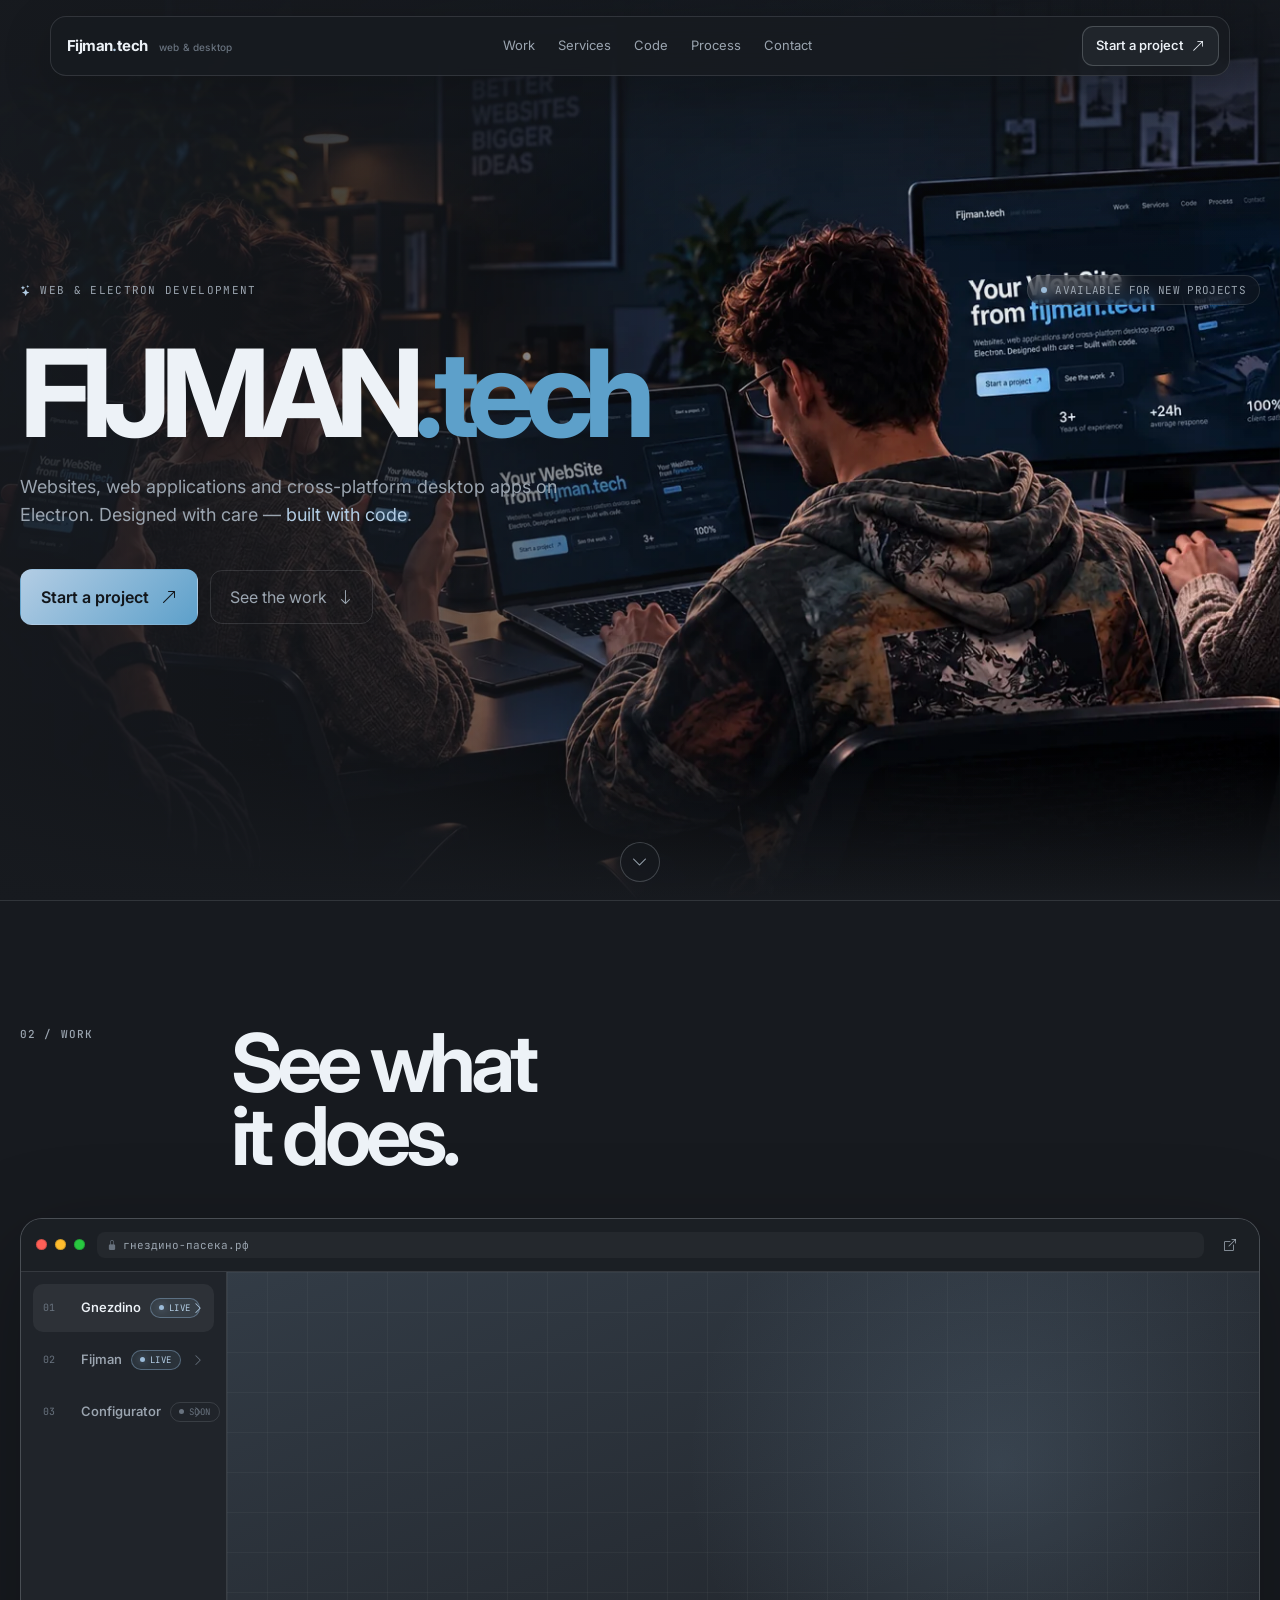
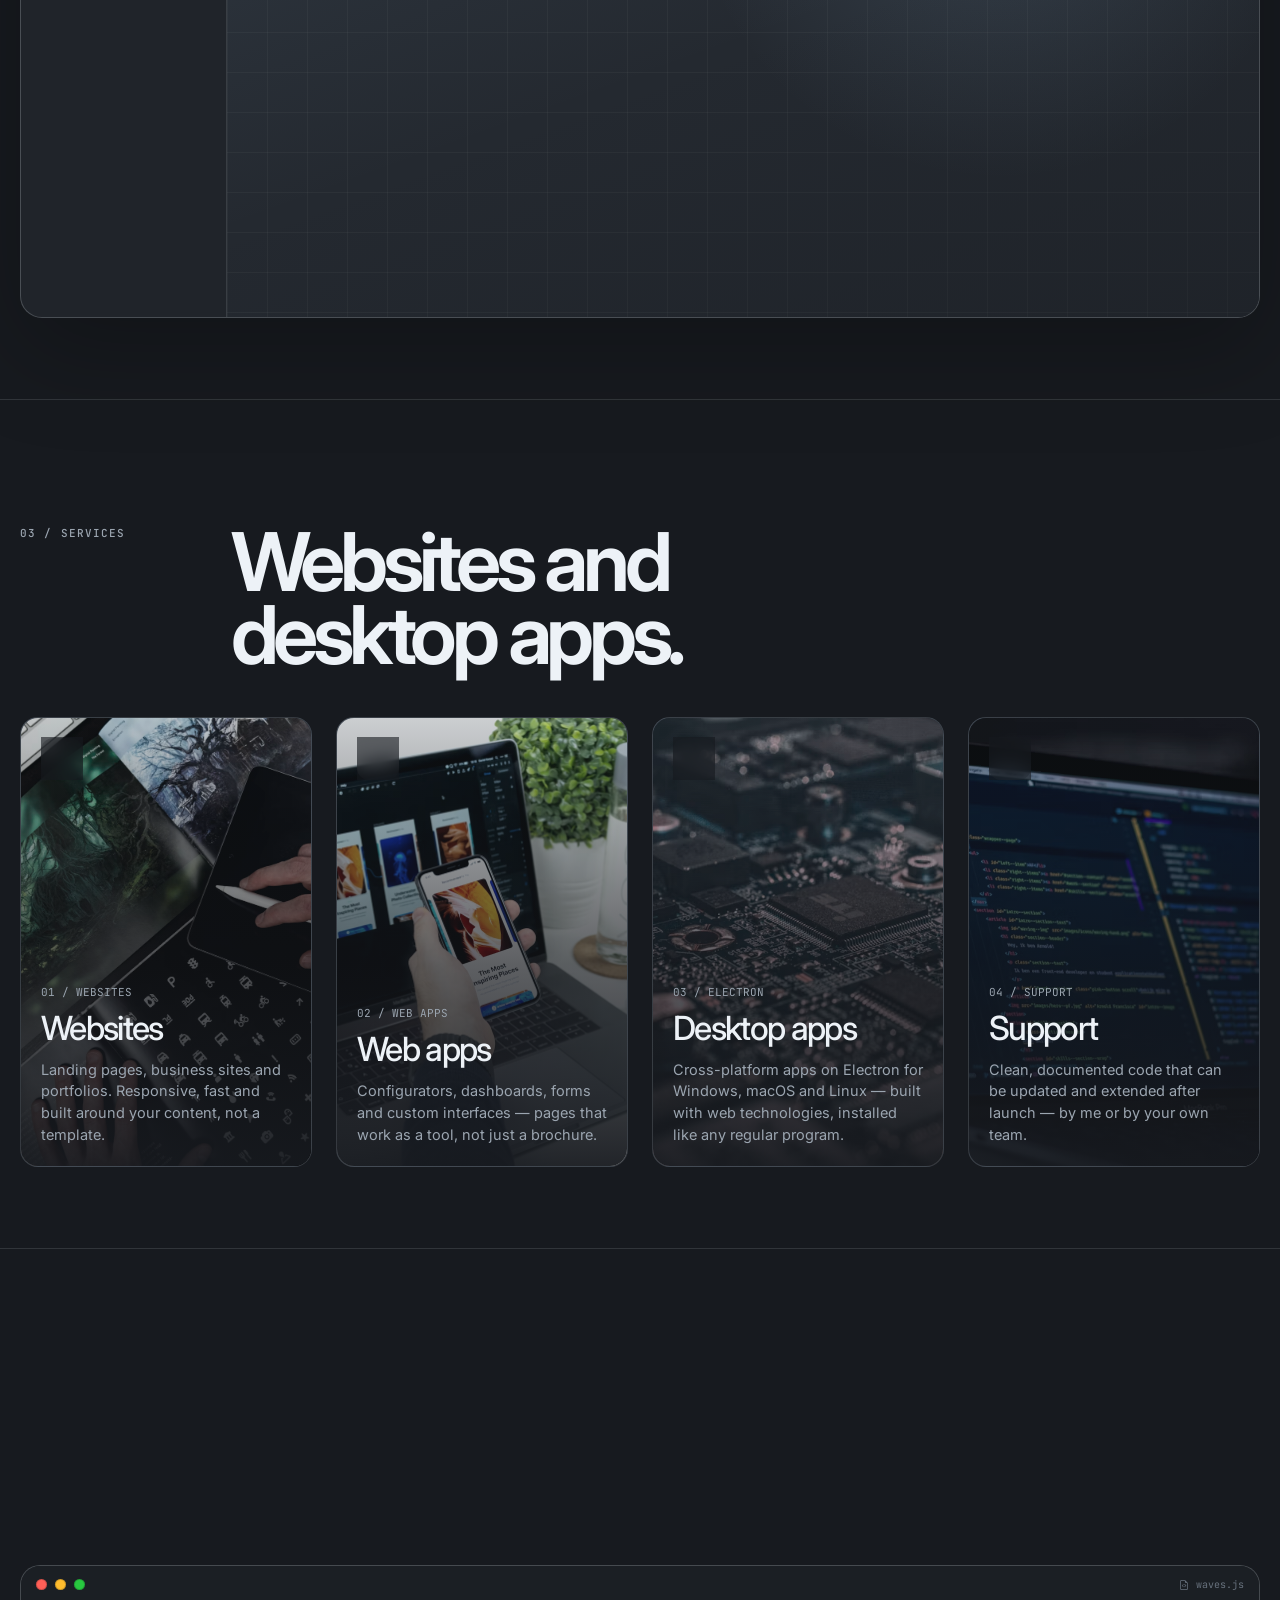
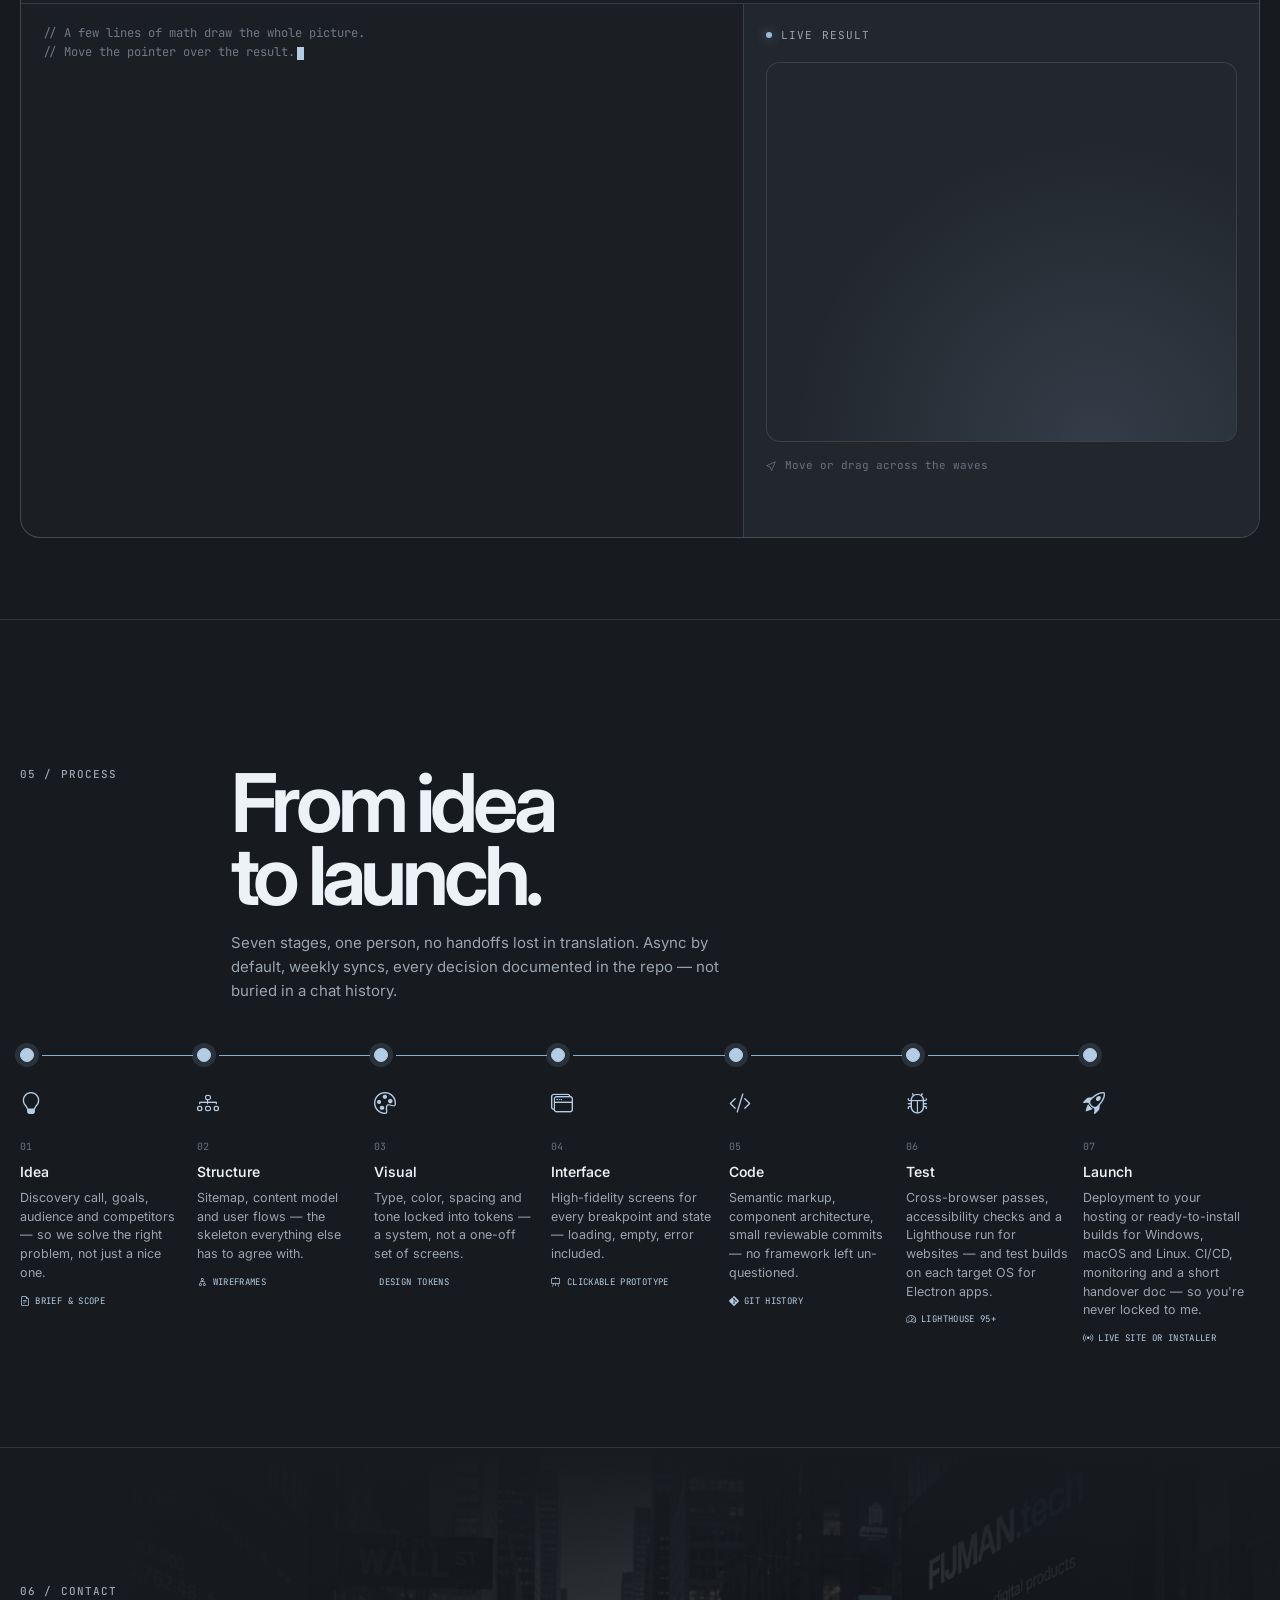
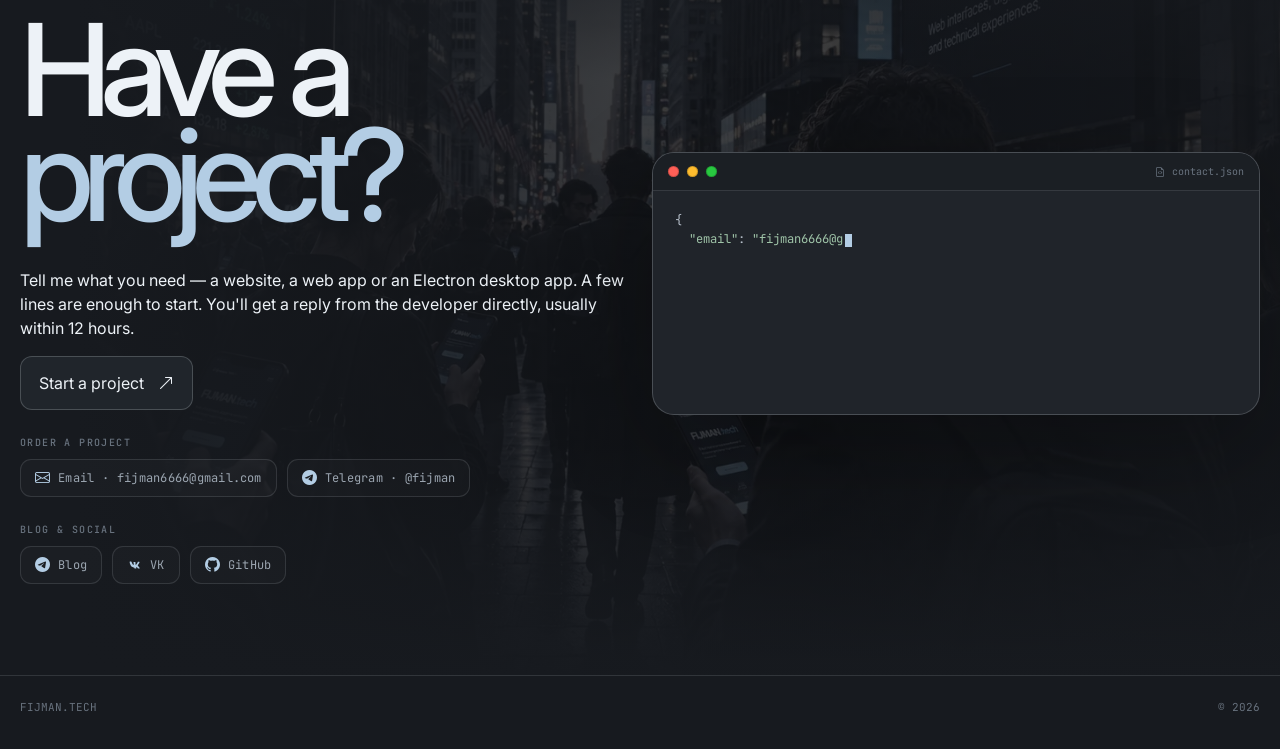
<file: index.html>
<head>
  <meta charset="UTF-8">
  <meta name="viewport" content="width=device-width, initial-scale=1, viewport-fit=cover">
  <meta name="theme-color" content="#171a1f">
  <meta name="color-scheme" content="dark">

  <!-- SEO -->
  <title>Fijman — Web &amp; Electron Development</title>
  <meta name="description" content="Fijman — разработка веб-сайтов, сложных веб-приложений и десктопных программ на Electron.">

  <!-- Open Graph / Telegram / WhatsApp / VK / Facebook -->
  <meta property="og:type" content="website">
  <meta property="og:url" content="https://fijman.tech/">
  <meta property="og:title" content="Fijman — Web &amp; Electron Development">
  <meta property="og:description" content="Заказ веб-сайтов, сложных веб-приложений и десктопных программ на Electron под ключ. Быстрые интерфейсы и чистый код.">
  <meta property="og:image" content="https://fijman.tech/assets/img/logo.png">
  <meta property="og:image:type" content="image/png">
  <meta property="og:site_name" content="Fijman.tech">

  <!-- Twitter / X Meta Tags -->
  <meta name="twitter:card" content="summary">
  <meta name="twitter:url" content="https://fijman.tech/">
  <meta name="twitter:title" content="Fijman — Web &amp; Electron Development">
  <meta name="twitter:description" content="Заказ веб-сайтов, сложных веб-приложений и десктопных программ на Electron под ключ. Быстрые интерфейсы и чистый код.">
  <meta name="twitter:image" content="https://fijman.tech/assets/img/logo.png">

  <!-- Иконки сайта -->
  <link rel="icon" type="image/png" href="assets/img/favicon.png">
  <link rel="apple-touch-icon" href="assets/img/apple-touch-icon.png">

  <!-- =========================================================
       I18N: определяем язык ДО отрисовки страницы, чтобы не было
       вспышки английского текста перед переключением на русский.
       Сам перевод текста происходит позже (см. основной блок
       скрипта внизу страницы) — здесь только выбор языка и сокрытие body.
       ========================================================= -->
  <script>
    (function () {
      var stored = null;
      try {
        stored = localStorage.getItem("fijman_lang");
      } catch (e) {}

      var lang = stored === "ru" || stored === "en" ? stored : null;

      if (!lang) {
        var nav = ((navigator.language || navigator.userLanguage || "") + "").toLowerCase();
        lang = nav.indexOf("ru") === 0 ? "ru" : "en";

        try {
          localStorage.setItem("fijman_lang", lang);
        } catch (e) {}
      }

      window.__fijmanLang = lang;
      document.documentElement.setAttribute("lang", lang);
      document.documentElement.classList.add("i18n-pending");
    })();
  </script>

  <!-- Шрифты: Inter (основной текст) и JetBrains Mono (подписи и код) -->
  <link rel="preconnect" href="https://fonts.googleapis.com">
  <link rel="preconnect" href="https://fonts.gstatic.com" crossorigin>
  <link
    href="https://fonts.googleapis.com/css2?family=Inter:wght@300..800&family=JetBrains+Mono:wght@400;500&display=swap"
    rel="stylesheet"
  >

  <!-- Bootstrap: сетка (row / col-*) и иконки (bi bi-*) -->
  <link
    href="https://cdn.jsdelivr.net/npm/bootstrap@5.3.3/dist/css/bootstrap.min.css"
    rel="stylesheet"
  >
  <link
    href="https://cdn.jsdelivr.net/npm/bootstrap-icons@1.11.3/font/bootstrap-icons.min.css"
    rel="stylesheet"
  >

  <link rel="stylesheet" href="css/style.css">

  <!-- Если JavaScript отключён — показываем всё сразу, без анимации появления -->
  <noscript>
    <style>
      .reveal { opacity: 1; transform: none; }
      .timeline .step::after { transform: none; }
    </style>
  </noscript>
</head>

<body>

  <!-- =======================================================
       ШАПКА / NAVIGATION
       Десктоп: логотип, меню, статус, кнопка.
       Телефон: логотип, статус, бургер (меню выпадает вниз).
       ======================================================= -->

  <header class="topbar" id="topbar">
    <div class="topbar-inner">

      <a class="brand" href="#top">
        Fijman<span class="brand-dot">.</span>tech
        <small class="brand-meta d-none d-lg-inline" data-i18n="brandMeta">web &amp; desktop</small>
      </a>

      <!-- Меню для планшета и десктопа. Активный пункт подсвечивает JS -->
      <nav class="navigation d-none d-md-flex" aria-label="Main navigation" data-i18n-attr-aria-label="ariaMainNav">
        <a href="#work" data-i18n="navWork">Work</a>
        <a href="#build" data-i18n="navBuild">Services</a>
        <a href="#code" data-i18n="navCode">Code</a>
        <a href="#process" data-i18n="navProcess">Process</a>
        <a href="#contact" data-i18n="navContact">Contact</a>
      </nav>

      <div class="d-flex align-items-center gap-2 gap-lg-3">



        <!-- Кнопка связи — только на ноутбуке и шире -->
        <a
          class="cta cta-sm d-none d-lg-inline-flex"
          href="mailto:fijman6666@gmail.com"
          data-bs-toggle="modal"
          data-bs-target="#contactModal"
        >
          <span data-i18n="ctaStartProject">Start a project</span>
          <i class="bi bi-arrow-up-right"></i>
        </a>

        <!-- Бургер — только на телефоне (Bootstrap collapse) -->
        <button
          class="menu-toggle d-md-none"
          type="button"
          data-bs-toggle="collapse"
          data-bs-target="#mobileNav"
          aria-controls="mobileNav"
          aria-expanded="false"
          aria-label="Toggle menu"
          data-i18n-attr-aria-label="ariaToggleMenu"
        >
          <i class="bi bi-list"></i>
          <i class="bi bi-x-lg"></i>
        </button>

      </div>

    </div>

    <!-- Выпадающее меню телефона -->
    <nav
      id="mobileNav"
      class="mobile-nav collapse d-md-none"
      aria-label="Mobile navigation"
      data-i18n-attr-aria-label="ariaMobileNav"
    >
      <div class="mobile-nav-inner">
        <a href="#work"><i class="bi bi-grid-1x2"></i> <span data-i18n="navWork">Work</span></a>
        <a href="#build"><i class="bi bi-box-seam"></i> <span data-i18n="navBuild">Services</span></a>
        <a href="#code"><i class="bi bi-code-slash"></i> <span data-i18n="navCode">Code</span></a>
        <a href="#process"><i class="bi bi-signpost-split"></i> <span data-i18n="navProcess">Process</span></a>
        <a href="#contact"><i class="bi bi-envelope"></i> <span data-i18n="navContact">Contact</span></a>

        <a class="cta" href="mailto:fijman6666@gmail.com" data-bs-toggle="modal" data-bs-target="#contactModal">
          <span data-i18n="ctaStartProject">Start a project</span>
          <i class="bi bi-arrow-up-right"></i>
        </a>
      </div>
    </nav>

    <!-- Полоса прогресса прокрутки (ширину меняет JS через --progress) -->
    <div class="topbar-progress" aria-hidden="true"></div>
  </header>


  <main id="top">

    <!-- =====================================================
         HERO
         Фото hero-background.webp — фон под текстом.
         ===================================================== -->

    <section class="hero" id="hero">

      <!-- Фоновое фото (лежит под текстом, поверх него градиенты из CSS).
           Раньше здесь была ссылка на PNG весом ~2MB с виндовыми
           бэкслэшами в пути (работало только локально на Windows,
           на любом реальном сервере — 404). Экспортировали в WebP
           и завели отдельную, уже уменьшенную версию под телефон —
           так на мобильном экране не грузится десктопная картинка на 1672px. -->
      <div class="hero-bg" aria-hidden="true">
        <picture>
          <source media="(max-width: 767.98px)" srcset="assets/img/hero-background-mobile.webp" type="image/webp">
          <img
            src="assets/img/hero-background.webp"
            width="1672"
            height="941"
            alt=""
            fetchpriority="high"
            decoding="async"
            onerror="this.classList.add('img-fail')"
          >
        </picture>
      </div>

      <div class="container hero-content">

        <div class="hero-top reveal">
          <span class="hero-kicker">
            <i class="bi bi-stars"></i>
            <span data-i18n="heroKicker">Web &amp; Electron development</span>
          </span>

          <span class="hero-badge">
            <span class="status-dot"></span>
            <span data-i18n="heroBadge">Available for new projects</span>
          </span>
        </div>

        <div class="row">
          <div class="col-lg-9">

            <h1 class="hero-title reveal">
              FIJMAN<span class="tech">.tech</span>
            </h1>

            <p class="hero-description reveal" data-i18n-html="heroDescription">
              Websites, web applications and cross-platform desktop apps
              on Electron. Designed with care — <span class="accent">built with code</span>.
            </p>

            <div class="hero-actions reveal">
              <a class="cta-primary" href="mailto:fijman6666@gmail.com" data-bs-toggle="modal" data-bs-target="#contactModal">
                <span data-i18n="ctaStartProject">Start a project</span>
                <i class="bi bi-arrow-up-right"></i>
              </a>

              <a class="cta-ghost" href="#work">
                <span data-i18n="ctaSeeWork">See the work</span>
                <i class="bi bi-arrow-down"></i>
              </a>
            </div>





          </div>
        </div>



      </div>

      <!-- Стрелка вниз -->
      <a class="scroll-cue" href="#work" aria-label="Scroll to Work" data-i18n-attr-aria-label="ariaScrollWork">
        <i class="bi bi-chevron-down"></i>
      </a>

    </section>


    <!-- =====================================================
         WORK — окно «Live viewer» с переключением проектов
         ===================================================== -->

    <section class="section" id="work">

      <div class="container">

        <!-- Заголовок секции: подпись слева, крупный текст справа -->
        <div class="row gy-3 section-heading reveal">

          <div class="col-lg-2">
            <div class="section-meta">
              02 / <span data-i18n="navWork">Work</span>
            </div>
          </div>

          <div class="col-lg-10">
            <h2 class="section-title" data-i18n-html="workTitle">
              See what<br>
              it does.
            </h2>
          </div>

        </div>


        <!-- Окно в стиле macOS -->
        <div class="window reveal">

          <div class="window-bar">

            <!-- Цветные точки macOS (цвета заданы в CSS) -->
            <div class="traffic-lights" aria-hidden="true">
              <i></i>
              <i></i>
              <i></i>
            </div>



            <!-- Адресная строка и кнопка открытия сайта (заполняет JS) -->
            <span class="shot-url" id="shotUrl">
              <i class="bi bi-lock-fill"></i>
              <span id="shotUrlText">гнездино-пасека.рф</span>
            </span>

            <a
              class="shot-open"
              id="shotOpen"
              href="https://гнездино-пасека.рф/"
              target="_blank"
              rel="noopener noreferrer"
              aria-label="Open the live site in a new tab"
              data-i18n-attr-aria-label="ariaOpenLiveSite"
            >
              <i class="bi bi-box-arrow-up-right"></i>
            </a>

          </div>


          <div class="row g-0 viewer">

            <!-- Список проектов (data-project — номер в массиве projects из JS) -->
            <div class="col-md-4 col-lg-2 project-list">

              <button
                class="project-button active"
                type="button"
                data-project="2"
                aria-current="true"
              >
                <span class="project-number">01</span>
                <span class="project-main">
                  <span class="project-name">Gnezdino</span>
                  <span class="project-status is-live">
                    <span class="dot"></span><span data-i18n="statusLive">LIVE</span>
                  </span>
                </span>
                <i class="bi bi-chevron-right"></i>
              </button>

              <button
                class="project-button"
                type="button"
                data-project="0"
              >
                <span class="project-number">02</span>
                <span class="project-main">
                  <span class="project-name">Fijman</span>
                  <span class="project-status is-live">
                    <span class="dot"></span><span data-i18n="statusLive">LIVE</span>
                  </span>
                </span>
                <i class="bi bi-chevron-right"></i>
              </button>

              <button
                class="project-button"
                type="button"
                data-project="1"
              >
                <span class="project-number">03</span>
                <span class="project-main">
                  <span class="project-name">Configurator</span>
                  <span class="project-status">
                    <span class="dot"></span><span data-i18n="statusSoon">SOON</span>
                  </span>
                </span>
                <i class="bi bi-chevron-right"></i>
              </button>

            </div>


            <!-- Окно проекта: реальный сайт в iframe или заглушка.
                 Без текста рядом — вся площадь под сам сайт. -->
            <div class="col-md-8 col-lg-10 preview" aria-live="polite">

              <!-- Заполняется JS: живой iframe (LIVE) или каркас-заглушка (SOON) -->
              <div class="shot-body preview-swap" id="shotBody"></div>

            </div>

          </div>

        </div>

      </div>

    </section>


<!-- =====================================================
     BUILD — what you get
     Десктоп: 4 карточки в ряд (col-xl-3)
     Планшет: 2×2 (col-md-6)
     Телефон: лента со свайпом (col-10 + .services-row)
     ===================================================== -->

<section class="section" id="build">

  <div class="container">

    <div class="row gy-3 section-heading reveal">

      <div class="col-lg-2">
        <div class="section-meta">
          03 / <span data-i18n="navBuild">Services</span>
        </div>
      </div>

      <div class="col-lg-10">
        <h2 class="section-title" data-i18n-html="buildTitle">
          Websites and<br>
          desktop apps.
        </h2>
      </div>

    </div>


    <div class="row g-3 g-lg-4 services-row">

      <!-- 01 / Responsive -->
      <div class="col-10 col-md-6 col-xl-3 reveal">
        <article class="service">

          <img
            class="photo"
            src="assets\img\banner\photo-1558655146-9f40138edfeb.avif"
            alt="Responsive website layouts on different devices"
            data-i18n-attr-alt="altWebPhoto"
            loading="lazy"
            onerror="this.classList.add('img-fail')"
          >

          <span class="service-icon">
            <i class="bi bi-globe2"></i>
          </span>

          <div>
            <span class="service-number" data-i18n="buildWebTag">
              01 / WEBSITES
            </span>

            <h3 data-i18n="buildWebTitle">Websites</h3>

            <p data-i18n="buildWebDesc">
              Landing pages, business sites and portfolios. Responsive,
              fast and built around your content, not a template.
            </p>
          </div>

        </article>
      </div>


      <!-- 02 / Fast -->
      <div class="col-10 col-md-6 col-xl-3 reveal">
        <article class="service">

          <img
            class="photo"
            src="assets\img\banner\photo-1545235617-9465d2a55698.avif"
            alt="Web application interface on a computer"
            data-i18n-attr-alt="altAppsPhoto"
            loading="lazy"
            onerror="this.classList.add('img-fail')"
          >

          <span class="service-icon">
            <i class="bi bi-window-stack"></i>
          </span>

          <div>
            <span class="service-number" data-i18n="buildAppsTag">
              02 / WEB APPS
            </span>

            <h3 data-i18n="buildAppsTitle">Web apps</h3>

            <p data-i18n="buildAppsDesc">
              Configurators, dashboards, forms and custom interfaces —
              pages that work as a tool, not just a brochure.
            </p>
          </div>

        </article>
      </div>


      <!-- 03 / Custom -->
      <div class="col-10 col-md-6 col-xl-3 reveal">
        <article class="service">

          <img
            class="photo"
            src="assets\img\banner\photo-1518770660439-4636190af475.avif"
            alt="Desktop computer running a cross-platform app"
            data-i18n-attr-alt="altDesktopPhoto"
            loading="lazy"
            onerror="this.classList.add('img-fail')"
          >

          <span class="service-icon">
            <i class="bi bi-pc-display"></i>
          </span>

          <div>
            <span class="service-number" data-i18n="buildDesktopTag">
              03 / ELECTRON
            </span>

            <h3 data-i18n="buildDesktopTitle">Desktop apps</h3>

            <p data-i18n="buildDesktopDesc">
              Cross-platform apps on Electron for Windows, macOS and
              Linux — built with web technologies, installed like any
              regular program.
            </p>
          </div>

        </article>
      </div>


      <!-- 04 / Maintainable -->
      <div class="col-10 col-md-6 col-xl-3 reveal">
        <article class="service">

          <img
            class="photo"
            src="assets\img\banner\photo-1555066931-4365d14bab8c.avif"
            alt="Clean web development code on a screen"
            data-i18n-attr-alt="altCodePhoto"
            loading="lazy"
            onerror="this.classList.add('img-fail')"
          >

          <span class="service-icon">
            <i class="bi bi-tools"></i>
          </span>

          <div>
            <span class="service-number" data-i18n="buildSupportTag">
              04 / SUPPORT
            </span>

            <h3 data-i18n="buildSupportTitle">Support</h3>

            <p data-i18n="buildSupportDesc">
              Clean, documented code that can be updated and extended
              after launch — by me or by your own team.
            </p>
          </div>

        </article>
      </div>

    </div>

  </div>

</section>



    <!-- =====================================================
         CODE — окно редактора кода + живой результат
         Слева код, справа то, что этот код рисует.
         ===================================================== -->

    <section class="section" id="code">

      <div class="container">

        <div class="row gy-3 section-heading reveal">

          <div class="col-lg-2">
            <div class="section-meta">
              04 / <span data-i18n="codeMetaLabel">Under the hood</span>
            </div>
          </div>

          <div class="col-lg-10">
            <h2 class="section-title" data-i18n-html="codeTitle">
              Clean code.<br>
              Clear logic.
            </h2>
          </div>

        </div>


        <div class="code-layout reveal">

          <!-- Шапка окна: цветные точки macOS + имя файла -->
          <div class="window-bar">

            <div class="traffic-lights" aria-hidden="true">
              <i></i>
              <i></i>
              <i></i>
            </div>

            <div class="window-label">
              <i class="bi bi-file-earmark-code"></i>
              waves.js
            </div>

          </div>

          <div class="row g-0">

            <!-- Листинг кода. Он совпадает с функцией draw() в скрипте внизу страницы -->
            <div class="col-lg-7 code-pane">

<pre class="code"><code><span class="code-comment">// A few lines of math draw the whole picture.</span>
<span class="code-comment">// Move the pointer over the result.</span>

<span class="code-keyword">function</span> <span class="code-function">draw</span>(time) {
  ctx.<span class="code-function">clearRect</span>(<span class="code-number">0</span>, <span class="code-number">0</span>, width, height);

  <span class="code-keyword">for</span> (<span class="code-keyword">let</span> i = <span class="code-number">0</span>; i &lt; <span class="code-number">22</span>; i++) {
    ctx.<span class="code-function">beginPath</span>();

    <span class="code-keyword">for</span> (<span class="code-keyword">let</span> x = -<span class="code-number">8</span>; x &lt;= width + <span class="code-number">8</span>; x += <span class="code-number">8</span>) {
      <span class="code-keyword">const</span> wave = Math.<span class="code-function">sin</span>(x / <span class="code-number">46</span> + time / <span class="code-number">900</span> + i / <span class="code-number">3</span>);
      <span class="code-keyword">const</span> bump = Math.<span class="code-function">exp</span>(-((x - mouseX) ** <span class="code-number">2</span>) / <span class="code-number">6000</span>) * <span class="code-number">22</span>;

      ctx.<span class="code-function">lineTo</span>(x, <span class="code-number">60</span> + i * <span class="code-number">13</span> + wave * (<span class="code-number">6</span> + i / <span class="code-number">2</span>) - bump);
    }

    ctx.<span class="code-function">lineTo</span>(width + <span class="code-number">8</span>, height + <span class="code-number">20</span>);
    ctx.<span class="code-function">lineTo</span>(-<span class="code-number">8</span>, height + <span class="code-number">20</span>);

    ctx.fillStyle = <span class="code-string">"#22272e"</span>;
    ctx.strokeStyle = <span class="code-string">`hsl(208 50% ${28 + i * 2.6}%)`</span>;
    ctx.<span class="code-function">fill</span>();
    ctx.<span class="code-function">stroke</span>();
  }

  frame = <span class="code-function">requestAnimationFrame</span>(draw);
}</code></pre>

            </div>


            <!-- Результат: canvas, на котором работает код слева -->
            <div class="col-lg-5">
              <div class="result">

                <h3 class="result-title">
                  <span class="status-dot"></span>
                  <span data-i18n="liveResultLabel">Live result</span>
                </h3>

                <div class="wave-frame">
                  <canvas
                    id="waves"
                    role="img"
                    aria-label="Animated layered waves that rise under the pointer"
                    data-i18n-attr-aria-label="ariaWavesCanvas"
                  ></canvas>
                </div>

                <p class="result-hint">
                  <i class="bi bi-cursor"></i>
                  <span data-i18n="waveHint">Move or drag across the waves</span>
                </p>

              </div>
            </div>

          </div>
        </div>

      </div>

    </section>


    <!-- =====================================================
         PROCESS — таймлайн из 7 шагов
         Порядок шагов = порядок li. Номер --i задаёт очередность
         «зажигания» точек.
         ===================================================== -->

    <section class="section" id="process">

      <div class="container">

        <div class="row gy-3 section-heading reveal">

          <div class="col-lg-2">
            <div class="section-meta">
              05 / <span data-i18n="navProcess">Process</span>
            </div>
          </div>

          <div class="col-lg-10">
            <h2 class="section-title" data-i18n-html="processTitle">
              From idea<br>
              to launch.
            </h2>

            <p class="section-lead" data-i18n="processLead">
              Seven stages, one person, no handoffs lost in translation.
              Async by default, weekly syncs, every decision documented
              in the repo — not buried in a chat history.
            </p>
          </div>

        </div>


        <ol class="row g-0 timeline reveal" id="timeline">

          <li class="col-12 col-lg step" style="--i: 0">
            <span class="step-dot"></span>
            <div class="step-body">
              <i class="bi bi-lightbulb step-icon"></i>
              <div class="step-text">
                <small>01</small>
                <strong data-i18n="step1Title">Idea</strong>
                <p class="step-desc" data-i18n="step1Desc">
                  Discovery call, goals, audience and competitors —
                  so we solve the right problem, not just a nice one.
                </p>
                <span class="step-deliverable">
                  <i class="bi bi-file-earmark-text"></i>
                  <span data-i18n="step1Deliv">Brief &amp; scope</span>
                </span>
              </div>
            </div>
          </li>

          <li class="col-12 col-lg step" style="--i: 1">
            <span class="step-dot"></span>
            <div class="step-body">
              <i class="bi bi-diagram-3 step-icon"></i>
              <div class="step-text">
                <small>02</small>
                <strong data-i18n="step2Title">Structure</strong>
                <p class="step-desc" data-i18n="step2Desc">
                  Sitemap, content model and user flows — the skeleton
                  everything else has to agree with.
                </p>
                <span class="step-deliverable">
                  <i class="bi bi-diagram-2"></i>
                  <span data-i18n="step2Deliv">Wireframes</span>
                </span>
              </div>
            </div>
          </li>

          <li class="col-12 col-lg step" style="--i: 2">
            <span class="step-dot"></span>
            <div class="step-body">
              <i class="bi bi-palette step-icon"></i>
              <div class="step-text">
                <small>03</small>
                <strong data-i18n="step3Title">Visual</strong>
                <p class="step-desc" data-i18n="step3Desc">
                  Type, color, spacing and tone locked into tokens —
                  a system, not a one-off set of screens.
                </p>
                <span class="step-deliverable">
                  <i class="bi bi-swatches"></i>
                  <span data-i18n="step3Deliv">Design tokens</span>
                </span>
              </div>
            </div>
          </li>

          <li class="col-12 col-lg step" style="--i: 3">
            <span class="step-dot"></span>
            <div class="step-body">
              <i class="bi bi-window-stack step-icon"></i>
              <div class="step-text">
                <small>04</small>
                <strong data-i18n="step4Title">Interface</strong>
                <p class="step-desc" data-i18n="step4Desc">
                  High-fidelity screens for every breakpoint and state —
                  loading, empty, error included.
                </p>
                <span class="step-deliverable">
                  <i class="bi bi-easel"></i>
                  <span data-i18n="step4Deliv">Clickable prototype</span>
                </span>
              </div>
            </div>
          </li>

          <li class="col-12 col-lg step" style="--i: 4">
            <span class="step-dot"></span>
            <div class="step-body">
              <i class="bi bi-code-slash step-icon"></i>
              <div class="step-text">
                <small>05</small>
                <strong data-i18n="step5Title">Code</strong>
                <p class="step-desc" data-i18n="step5Desc">
                  Semantic markup, component architecture, small
                  reviewable commits — no framework left un-questioned.
                </p>
                <span class="step-deliverable">
                  <i class="bi bi-git"></i>
                  <span data-i18n="step5Deliv">Git history</span>
                </span>
              </div>
            </div>
          </li>

          <li class="col-12 col-lg step" style="--i: 5">
            <span class="step-dot"></span>
            <div class="step-body">
              <i class="bi bi-bug step-icon"></i>
              <div class="step-text">
                <small>06</small>
                <strong data-i18n="step6Title">Test</strong>
                <p class="step-desc" data-i18n="step6Desc">
                  Cross-browser passes, accessibility checks and a
                  Lighthouse run for websites — and test builds on each
                  target OS for Electron apps.
                </p>
                <span class="step-deliverable">
                  <i class="bi bi-speedometer2"></i>
                  <span data-i18n="step6Deliv">Lighthouse 95+</span>
                </span>
              </div>
            </div>
          </li>

          <li class="col-12 col-lg step" style="--i: 6">
            <span class="step-dot"></span>
            <div class="step-body">
              <i class="bi bi-rocket-takeoff step-icon"></i>
              <div class="step-text">
                <small>07</small>
                <strong data-i18n="step7Title">Launch</strong>
                <p class="step-desc" data-i18n="step7Desc">
                  Deployment to your hosting or ready-to-install builds
                  for Windows, macOS and Linux. CI/CD, monitoring and a
                  short handover doc — so you're never locked to me.
                </p>
                <span class="step-deliverable">
                  <i class="bi bi-broadcast"></i>
                  <span data-i18n="step7Deliv">Live site or installer</span>
                </span>
              </div>
            </div>
          </li>

        </ol>

      </div>

    </section>


    <!-- =====================================================
         CONTACT
         ===================================================== -->

    <section class="section contact" id="contact">

      <!-- Фото-фон -->
      <div class="contact-bg" aria-hidden="true">
        <img
          class="photo"
          src="assets/img/contact-background.webp"
          alt=""
          loading="lazy"
          onerror="this.classList.add('img-fail')"
        >
      </div>

      <div class="container">

        <div class="row gy-5 align-items-center">

          <div class="col-lg-6">

            <div class="section-meta reveal">
              06 / <span data-i18n="navContact">Contact</span>
            </div>

            <h2 class="contact-title reveal" data-i18n-html="contactTitle">
              Have a<br>
              <span class="accent">project?</span>
            </h2>

            <p class="contact-lead reveal" data-i18n="contactLead">
              Tell me what you need — a website, a web app or an
              Electron desktop app. A few lines are enough to start.
              You'll get a reply from the developer directly, usually
              within 12 hours.
            </p>

            <div class="reveal">
              <a
                class="cta"
                href="mailto:fijman6666@gmail.com"
                data-bs-toggle="modal"
                data-bs-target="#contactModal"
              >
                
                <span data-i18n="ctaStartProject">Start a project</span>
                <i class="bi bi-arrow-up-right"></i>
              </a>
            </div>

            <!-- Как заказать: прямые каналы связи -->
            <div class="contact-group reveal">

              <span class="contact-group-title" data-i18n="contactOrderLabel">Order a project</span>

              <div class="social-links">

                <a
                  class="social-link"
                  href="mailto:fijman6666@gmail.com"
                >
                  <i class="bi bi-envelope" aria-hidden="true"></i>
                  <span data-i18n="contactEmailLabel">Email</span> · fijman6666@gmail.com
                </a>

                <a
                  class="social-link"
                  href="https://t.me/fijman"
                  target="_blank"
                  rel="noopener noreferrer"
                >
                  <i class="bi bi-telegram" aria-hidden="true"></i>
                  Telegram · @fijman
                </a>

              </div>

            </div>

            <!-- Блог и соцсети.
                 TODO: проверьте адреса блога и GitHub — это предположения. -->
            <div class="contact-group reveal">

              <span class="contact-group-title" data-i18n="contactFollowLabel">Blog &amp; social</span>

              <div class="social-links">

                <a
                  class="social-link"
                  href="https://t.me/fijman_tech"
                  target="_blank"
                  rel="noopener noreferrer"
                >
                  <i class="bi bi-telegram" aria-hidden="true"></i>
                  <span data-i18n="contactBlogLabel">Blog</span>
                </a>

                <a
                  class="social-link"
                  href="https://vk.com/fijman"
                  target="_blank"
                  rel="noopener noreferrer"
                >
                  <svg viewBox="0 0 24 24" aria-hidden="true">
                    <path d="M13.9 17.26c-3.87.2-6.65-1.32-7.9-3.57-1.09-1.96-1.65-3.9-1.8-5.62-.05-.58.06-1.07.72-1.07h1.5c.6 0 .77.33.95.86.9 2.6 2.4 4.85 3.02 4.85.23 0 .34-.11.34-.72V9.44c-.06-.86-.5-.93-.5-1.24 0-.15.13-.31.34-.31h2.36c.5 0 .68.27.68.86v3.13c0 .5.22.68.36.68.23 0 .43-.18.86-.61 1.32-1.48 2.26-3.75 2.26-3.75.13-.28.35-.53.85-.53h1.5c.64 0 .78.33.64.86-.27 1.24-2.7 4.63-2.7 4.63-.21.35-.29.5 0 .89.2.28.88.86 1.33 1.39.82.94 1.45 1.72 1.62 2.27.17.55-.1.83-.68.83h-1.5c-.5 0-.75-.29-1.28-.9-.77-.9-1.09-1.62-1.6-1.62-.32 0-.44.28-.44.86v1.03c0 .5-.16.68-.5.68-.86 0-2.39-.42-3.7-1.44Z"/>
                  </svg>
                  VK
                </a>

                <a
                  class="social-link"
                  href="https://github.com/fijman"
                  target="_blank"
                  rel="noopener noreferrer"
                >
                  <i class="bi bi-github" aria-hidden="true"></i>
                  GitHub
                </a>

              </div>

            </div>

          </div>

          <div class="col-lg-6">

            <div class="window contact-window reveal">

              <div class="window-bar">
                <div class="traffic-lights" aria-hidden="true">
                  <i></i>
                  <i></i>
                  <i></i>
                </div>

                <div class="window-label">
                  <i class="bi bi-file-earmark-code"></i>
                  contact.json
                </div>
              </div>

<pre class="code contact-code"><code>{
  <span class="code-string">"email"</span>: <span class="code-string">"fijman6666@gmail.com"</span>,
  <span class="code-string">"telegram"</span>: <span class="code-string">"@fijman"</span>,
  <span class="code-string">"response_time"</span>: <span class="code-string">"&lt; 12h"</span>,
  <span class="code-string">"timezone"</span>: <span class="code-string">"UTC+3"</span>,
  <span class="code-string">"status"</span>: <span class="code-function">"available"</span>,
  <span class="code-string">"services"</span>: [<span class="code-string">"websites"</span>, <span class="code-string">"web apps"</span>, <span class="code-string">"electron"</span>],
  <span class="code-string">"platforms"</span>: [<span class="code-string">"web"</span>, <span class="code-string">"windows"</span>, <span class="code-string">"macos"</span>, <span class="code-string">"linux"</span>],
  <span class="code-string">"handwritten_code"</span>: <span class="code-keyword">true</span>
}<span class="code-caret" aria-hidden="true"></span></code></pre>

            </div>

          </div>

        </div>

      </div>

    </section>

  </main>


  <!-- =======================================================
       FOOTER
       ======================================================= -->

  <footer>

    <div class="container">
      <div class="row gy-2 align-items-center">

        <div class="col-md-4">
          FIJMAN.TECH
        </div>

        <div class="col-md-4 text-md-center">
        
        </div>

        <div class="col-md-4 text-md-end">
          © 2026
        </div>

      </div>
    </div>

  </footer>


  <!-- =======================================================
       MODAL «Start a project» — окно в стиле macOS, как остальные
       окна сайта. Открывается кнопками с data-bs-target="#contactModal".
       Чипы выбирают тип проекта и подставляют его в тему письма.
       Если JS недоступен, кнопки работают как обычный mailto.
       ======================================================= -->

  <div
    class="modal fade contact-modal"
    id="contactModal"
    tabindex="-1"
    aria-labelledby="contactModalTitle"
    aria-hidden="true"
  >
    <div class="modal-dialog modal-dialog-centered modal-dialog-scrollable">
      <div class="modal-content">

        <!-- Шапка окна: красная точка закрывает окно, как в macOS -->
        <div class="window-bar">

          <div class="traffic-lights">
            <button
              class="tl-close"
              type="button"
              data-bs-dismiss="modal"
              aria-label="Close"
              data-i18n-attr-aria-label="ariaClose"
            ></button>
            <i aria-hidden="true"></i>
            <i aria-hidden="true"></i>
          </div>

          <div class="window-label">
            <i class="bi bi-send" aria-hidden="true"></i>
            FIJMAN / NEW PROJECT
          </div>

          <button
            class="modal-esc"
            type="button"
            data-bs-dismiss="modal"
            aria-label="Close"
            data-i18n-attr-aria-label="ariaClose"
          >ESC</button>

        </div>

        <div class="modal-body">

          <h2
            class="modal-title modal-rise"
            id="contactModalTitle"
            style="--i: 0"
            data-i18n-html="modalTitle"
          >
            Start a <span class="accent">project</span>
          </h2>

          <p class="modal-lead modal-rise" style="--i: 1" data-i18n="modalLead">
            Pick whatever is easiest — a couple of lines about your
            website, web app or Electron desktop app is enough.
          </p>

          <!-- Тип проекта: подставляется в тему письма -->
          <div class="modal-rise" style="--i: 2">
            <span class="modal-label" data-i18n="modalTypeLabel">What do you need?</span>

            <div class="chips" role="group" aria-label="Project type" data-i18n-attr-aria-label="modalTypeLabel">
              <button class="chip" type="button" aria-pressed="false" data-chip="chipWebsite">
                <i class="bi bi-globe2" aria-hidden="true"></i>
                <span data-i18n="chipWebsite">Website</span>
              </button>
              <button class="chip" type="button" aria-pressed="false" data-chip="chipWebApp">
                <i class="bi bi-window-stack" aria-hidden="true"></i>
                <span data-i18n="chipWebApp">Web app</span>
              </button>
              <button class="chip" type="button" aria-pressed="false" data-chip="chipDesktop">
                <i class="bi bi-pc-display" aria-hidden="true"></i>
                <span data-i18n="chipDesktop">Electron app</span>
              </button>
              <button class="chip" type="button" aria-pressed="false" data-chip="chipUnsure">
                <i class="bi bi-question-lg" aria-hidden="true"></i>
                <span data-i18n="chipUnsure">Not sure yet</span>
              </button>
            </div>
          </div>

          <div class="modal-rise" style="--i: 3">
            <span class="modal-label" data-i18n="modalWaysLabel">Get in touch</span>

            <div class="contact-options">

              <div class="contact-option">
                <a class="contact-option-link" id="modalEmail" href="mailto:fijman6666@gmail.com">
                  <span class="contact-option-icon"><i class="bi bi-envelope" aria-hidden="true"></i></span>
                  <span class="contact-option-text">
                    <strong data-i18n="contactEmailLabel">Email</strong>
                    <small>fijman6666@gmail.com</small>
                  </span>
                  <i class="bi bi-arrow-up-right contact-option-arrow" aria-hidden="true"></i>
                </a>

                <button
                  class="contact-copy"
                  id="modalCopy"
                  type="button"
                  aria-label="Copy email"
                  data-i18n-attr-aria-label="modalCopy"
                >
                  <i class="bi bi-copy" aria-hidden="true"></i>
                </button>
              </div>

              <div class="contact-option">
                <a
                  class="contact-option-link"
                  href="https://t.me/fijman"
                  target="_blank"
                  rel="noopener noreferrer"
                >
                  <span class="contact-option-icon"><i class="bi bi-telegram" aria-hidden="true"></i></span>
                  <span class="contact-option-text">
                    <strong>Telegram</strong>
                    <small>@fijman</small>
                  </span>
                  <i class="bi bi-arrow-up-right contact-option-arrow" aria-hidden="true"></i>
                </a>
              </div>

            </div>
          </div>

          <p class="modal-note modal-rise" style="--i: 4">
            <span class="status-dot"></span>
            <span data-i18n="modalNote">Usually replies within 12 hours</span>
            <span class="modal-note-tz">UTC+3</span>
          </p>

        </div>

      </div>
    </div>
  </div>


  <!-- Bootstrap JS нужен для выпадающего меню на телефоне и модального окна -->
  <script src="https://cdn.jsdelivr.net/npm/bootstrap@5.3.3/dist/js/bootstrap.bundle.min.js"></script>

  <script src="js/main.js"></script>

</body>
</html>
</file>
<file: css/style.css>
/* =========================================================
       ПЕРЕМЕННЫЕ
       Все цвета, шрифты и размеры сайта живут здесь.
       Хочешь сменить палитру — меняй только этот блок.
       ========================================================= */

    :root {
      /* Фоны */
      --bg: #171a1f;
      --surface: #20252b;
      --surface-2: #252b32;

      /* Линии-разделители */
      --line: rgba(235, 242, 250, 0.12);
      --line-strong: rgba(235, 242, 250, 0.2);

      /* Текст */
      --text: #edf2f7;
      --muted: #9ba5b0;
      --faint: #68727e;

      /* Акцентные голубые */
      --blue: #8baecc;
      --blue-light: #b3cde4;
      --tech: rgb(93, 160, 202);

      --radius: 18px;
      --ease: cubic-bezier(.2, .75, .2, 1);
      --max-width: 1440px;

      /* Отступы секций: считаются от высоты экрана (svh),
         чтобы блок помещался в один экран на любом устройстве */
      --section-pt: clamp(100px, 14svh, 140px);
      --section-pb: clamp(56px, 9svh, 100px);

      --font: "Inter", -apple-system, BlinkMacSystemFont, "Segoe UI", sans-serif;
      --mono: "JetBrains Mono", ui-monospace, SFMono-Regular, Menlo, monospace;

      /* Подстраиваем переменные самого Bootstrap под нашу тему */
      --bs-body-bg: var(--bg);
      --bs-body-color: var(--text);
      --bs-body-font-family: var(--font);
      --bs-border-color: var(--line);
    }

    /* =========================================================
       БАЗА
       ========================================================= */

    html {
      scroll-behavior: smooth;
      scroll-padding-top: 96px; /* якоря не прячутся под шапкой */
      background: var(--bg);
    }

    body {
      margin: 0;
      overflow-x: hidden;
      color: var(--text);
      background:
        radial-gradient(
          circle at 80% 0,
          rgba(139, 174, 204, 0.08),
          transparent 30rem
        ),
        var(--bg);

      font-family: var(--font);
      -webkit-font-smoothing: antialiased;
    }

    /* Пока язык страницы не применён JS — прячем body, чтобы
       не мелькнул английский текст перед переключением на русский */
    html.i18n-pending body {
      visibility: hidden;
    }

    a {
      color: inherit;
      text-decoration: none;
    }

    button {
      font: inherit;
      color: inherit;
    }

    /* Видимый фокус для навигации с клавиатуры */
    :focus-visible {
      outline: 2px solid var(--blue-light);
      outline-offset: 3px;
    }

    .tech {
      color: var(--tech);
    }

    .accent {
      color: var(--blue-light);
    }

    /* Переопределяем .container Bootstrap под ширину 1440px */
    .container {
      width: 100%;
      max-width: var(--max-width);
      padding-left: max(20px, env(safe-area-inset-left));
      padding-right: max(20px, env(safe-area-inset-right));
      margin-inline: auto;
    }

    /* Фото приглушаются и подгоняются под палитру сайта.
       Если картинка не загрузилась — класс img-fail её прячет,
       и остаётся тёмный градиент рамки. */
    .photo {
      display: block;
      width: 100%;
      height: 100%;
      object-fit: cover;
      filter: saturate(.72) contrast(1.06) brightness(.82);
    }

    .img-fail {
      display: none;
    }

    /* =========================================================
       ШАПКА (TOPBAR)
       Плавающая «стеклянная» плашка. Стиль сохранён,
       добавлены: активный пункт меню, кнопка, полоса прогресса.
       ========================================================= */

    .topbar {
      position: fixed;
      z-index: 1030;
      top: calc(16px + env(safe-area-inset-top));
      left: 50%;

      width: min(calc(100% - 32px), 1180px);

      transform: translateX(-50%);

      padding: 9px 10px 9px 16px;

      border: 1px solid var(--line);
      border-radius: 16px;

      background: rgba(24, 27, 32, 0.78);
      -webkit-backdrop-filter: blur(22px);
      backdrop-filter: blur(22px);

      box-shadow: 0 14px 50px rgba(0, 0, 0, 0.18);

      transition:
        background 0.3s var(--ease),
        border-color 0.3s var(--ease);
    }

    /* После прокрутки плашка становится плотнее (класс ставит JS) */
    .topbar.scrolled {
      background: rgba(24, 27, 32, 0.92);
      border-color: var(--line-strong);
    }

    .topbar-inner {
      display: flex;
      align-items: center;
      justify-content: space-between;

      gap: 16px;
    }

    .brand {
      font-size: 15px;
      font-weight: 700;
      letter-spacing: -0.04em;
      white-space: nowrap;
    }

    .brand-dot {
      color: var(--blue-light);
    }

    .brand-meta {
      margin-left: 8px;

      color: var(--faint);

      font-size: 10px;
      font-weight: 500;
      letter-spacing: 0.02em;
    }

    /* Меню для планшета и десктопа */
    .navigation {
      gap: 3px;

      color: var(--muted);
      font-size: 13px;
    }

    .navigation a {
      padding: 8px 10px;
      border-radius: 10px;

      transition:
        background 0.25s var(--ease),
        color 0.25s var(--ease);
    }

    .navigation a:hover,
    .navigation a.active {
      color: var(--text);
      background: rgba(255, 255, 255, 0.06);
    }

    /* Индикатор «свободен для проектов» */
    .status {
      display: flex;
      align-items: center;
      gap: 7px;

      color: var(--muted);

      font: 11px var(--mono);
    }

    .status-dot {
      width: 6px;
      height: 6px;

      border-radius: 50%;

      background: #9bbbd8;
      box-shadow: 0 0 12px rgba(155, 187, 216, 0.6);
    }

    /* Кнопка-бургер (только телефон) */
    .menu-toggle {
      display: grid;
      place-items: center;

      width: 40px;
      height: 40px;

      border: 1px solid var(--line);
      border-radius: 10px;

      background: transparent;

      font-size: 20px;
    }

    /* Иконка меняется на крестик, когда меню открыто */
    .menu-toggle .bi-x-lg,
    .menu-toggle[aria-expanded="true"] .bi-list {
      display: none;
    }

    .menu-toggle[aria-expanded="true"] .bi-x-lg {
      display: block;
    }

    /* Выпадающее меню на телефоне */
    .mobile-nav-inner {
      display: grid;
      gap: 2px;

      margin-top: 9px;
      padding: 8px 6px 4px 0;

      border-top: 1px solid var(--line);
    }

    .mobile-nav a {
      display: flex;
      align-items: center;
      gap: 12px;

      padding: 13px 10px;
      border-radius: 10px;

      color: var(--muted);
      font-size: 15px;
    }

    .mobile-nav a:active,
    .mobile-nav a.active {
      color: var(--text);
      background: rgba(255, 255, 255, 0.06);
    }

    .mobile-nav .bi {
      color: var(--blue);
    }

    /* Кнопка в мобильном меню */
    .mobile-nav .cta {
      justify-content: center;

      margin-top: 6px;

      color: var(--text);
    }

    /* Тонкая полоса прогресса чтения страницы (ширину задаёт JS) */
    .topbar-progress {
      position: absolute;
      left: 16px;
      right: 16px;
      bottom: 0;

      height: 2px;

      border-radius: 2px;

      background: linear-gradient(90deg, var(--blue), var(--blue-light));

      transform: scaleX(var(--progress, 0));
      transform-origin: left;

      pointer-events: none;
    }

    /* =========================================================
       ОБЩИЕ ЭЛЕМЕНТЫ ТИПОГРАФИКИ
       ========================================================= */

    .section-meta {
      color: var(--muted);

      font: 500 11px/1.3 var(--mono);

      letter-spacing: 0.1em;
      text-transform: uppercase;
    }

    /* =========================================================
       HERO — первый экран
       Фото лежит ПОД текстом (.hero-bg), поверх него тёмные
       градиенты, чтобы текст всегда читался.
       ========================================================= */

    .hero {
      position: relative;
      overflow: hidden;

      display: flex;
      flex-direction: column;
      justify-content: center;

      min-height: 100vh;  /* запасной вариант для старых браузеров */
      min-height: 100svh; /* примерно один экран — без жёсткой привязки */

      padding-top: clamp(100px, 14svh, 150px);
      padding-bottom: clamp(56px, 8svh, 90px);
    }

    /* Слой с фотографией */
    .hero-bg {
      position: absolute;
      z-index: 0;
      inset: 0;

      background: var(--bg);
    }

    .hero-bg img {
      display: block;

      width: 100%;
      height: 100%;

      object-fit: cover;
      object-position: 62% 100%; /* люди остаются внизу кадра */
    }

    /* Градиенты поверх фото: слева и сверху темнее (под текст),
       снизу фото плавно уходит в фон страницы */
    .hero-bg::after {
      content: "";

      position: absolute;
      inset: -1px;

      background:
        linear-gradient(
          90deg,
          rgba(23, 26, 31, 0.92) 0%,
          rgba(23, 26, 31, 0.7) 32%,
          rgba(23, 26, 31, 0.12) 62%,
          rgba(23, 26, 31, 0) 100%
        ),
        linear-gradient(
          to bottom,
          rgba(23, 26, 31, 0.85) 0,
          rgba(23, 26, 31, 0) 28%
        ),
        linear-gradient(
          to top,
          var(--bg) 0,
          rgba(23, 26, 31, 0) 16%
        );
    }

    /* Текстовый слой */
    .hero-content {
      position: relative;
      z-index: 2;

      width: 100%;
    }

    /* Верхняя строка: кикер слева, статус «свободен для проектов» справа */
    .hero-top {
      display: flex;
      flex-wrap: wrap;
      align-items: center;
      justify-content: space-between;

      gap: 12px;

      margin-bottom: clamp(20px, 4svh, 40px);
    }

    .hero-kicker {
      display: inline-flex;
      align-items: center;
      gap: 8px;

      color: var(--muted);

      font: 11px var(--mono);
      letter-spacing: 0.12em;
      text-transform: uppercase;
    }

    .hero-kicker .bi {
      color: var(--blue-light);
    }

    /* Такая же плашка, как «AVAILABLE» в шапке, но крупнее и с рамкой —
       здесь это первое, что подтверждает: со студией можно связаться */
    .hero-badge {
      display: inline-flex;
      align-items: center;
      gap: 8px;

      padding: 7px 13px;

      border: 1px solid var(--line);
      border-radius: 999px;

      background: rgba(23, 26, 31, 0.45);
      -webkit-backdrop-filter: blur(8px);
      backdrop-filter: blur(8px);

      color: var(--muted);

      font: 11px var(--mono);
      letter-spacing: 0.03em;
      text-transform: uppercase;
    }

    /* Размер заголовка зависит и от ширины, и от высоты экрана —
       так он не вылезает за первый экран на низких дисплеях.
       Заголовок теперь одна собранная строка, без второй
       дублирующей надписи — акцент делает кикер сверху. */
    .hero-title {
      max-width: 1100px;

      margin: 0 0 clamp(18px, 3svh, 30px);

      font-size: clamp(52px, min(9.5vw, 15svh), 168px);
      line-height: 0.86;

      letter-spacing: -0.085em;
      font-weight: 720;
    }

    .hero-description {
      max-width: 560px;

      margin: 0 0 clamp(28px, 4.5svh, 46px);

      color: var(--muted);

      font-size: 18px;
      line-height: 1.55;
    }

    /* Ряд действий: основная (заполненная) и второстепенная кнопки */
    .hero-actions {
      display: flex;
      flex-wrap: wrap;
      align-items: center;

      gap: 12px;

      margin-bottom: clamp(34px, 6svh, 58px);
    }

    .cta-primary {
      display: inline-flex;
      align-items: center;

      gap: 12px;

      padding: 15px 20px;

      border: 1px solid transparent;
      border-radius: 12px;

      background: linear-gradient(135deg, var(--blue-light), var(--tech));

      color: #12161b;
      font-weight: 620;

      transition:
        transform 0.3s var(--ease),
        filter 0.3s var(--ease);
    }

    .cta-primary:hover {
      transform: translateY(-2px);
      filter: brightness(1.08);
    }

    .cta-ghost {
      display: inline-flex;
      align-items: center;

      gap: 10px;

      padding: 14px 19px;

      border: 1px solid var(--line);
      border-radius: 12px;

      color: var(--muted);

      transition:
        color 0.25s var(--ease),
        border-color 0.25s var(--ease),
        background 0.25s var(--ease);
    }

    .cta-ghost:hover {
      color: var(--text);
      border-color: var(--line-strong);
      background: rgba(255, 255, 255, 0.04);
    }

    /* Стрелка «листай вниз» внизу первого экрана */
    .scroll-cue {
      position: absolute;
      z-index: 2;
      left: 50%;
      bottom: calc(18px + env(safe-area-inset-bottom));

      display: grid;
      place-items: center;

      width: 40px;
      height: 40px;

      transform: translateX(-50%);

      border: 1px solid var(--line-strong);
      border-radius: 50%;

      background: rgba(23, 26, 31, 0.55);
      -webkit-backdrop-filter: blur(10px);
      backdrop-filter: blur(10px);

      color: var(--muted);

      transition:
        color 0.25s var(--ease),
        border-color 0.25s var(--ease);
    }

    .scroll-cue:hover {
      color: var(--text);
      border-color: rgba(168, 200, 231, 0.5);
    }

    /* =========================================================
       СЕКЦИИ
       Каждая секция минимум на один экран (100svh) и центрирует
       своё содержимое по вертикали. Если контента больше,
       чем помещается — секция просто становится выше.
       ========================================================= */

    .section {
      display: flex;
      flex-direction: column;
      justify-content: center;

      /* Раньше секция принудительно занимала ровно 100svh, из-за чего
         контент выглядел зажатым. Теперь это мягкий ориентир: обычно
         укладывается в один экран, но без жёсткой границы — если
         контенту нужно чуть больше места, он его получает. */
      min-height: clamp(600px, 92svh, 980px);

      padding: var(--section-pt) 0 var(--section-pb);

      border-top: 1px solid var(--line);
    }

    /* Заголовок секции: подпись слева + большой заголовок */
    .section-heading {
      margin-bottom: clamp(30px, 5svh, 60px);
    }

    .section-title {
      max-width: 950px;

      margin: 0;

      font-size: clamp(40px, min(6.4vw, 9svh), 104px);
      line-height: 0.9;

      letter-spacing: -0.065em;
      font-weight: 650;
    }

    /* Короткая вводная строка под заголовком секции (не везде нужна) */
    .section-lead {
      max-width: 520px;
      margin: 18px 0 0;

      color: var(--muted);

      font-size: 15px;
      line-height: 1.6;
    }

    /* =========================================================
       ОКНА В СТИЛЕ macOS
       Общая «шапка» окна: цветные точки слева, подпись справа.
       Используется в блоках Live viewer и Under the hood.
       ========================================================= */

    .window {
      overflow: hidden;

      border: 1px solid var(--line-strong);
      border-radius: 22px;

      background: #20242a;

      box-shadow: 0 30px 100px rgba(0, 0, 0, 0.25);
    }

    .window-bar {
      display: flex;
      align-items: center;
      justify-content: space-between;
      gap: 12px;

      padding: 12px 15px;

      border-bottom: 1px solid var(--line);

      background: #1b1f24;
    }

    /* Светофор macOS: закрыть / свернуть / развернуть */
    .traffic-lights {
      display: flex;
      flex-shrink: 0;
      gap: 8px;
    }

    .traffic-lights i {
      width: 11px;
      height: 11px;

      border-radius: 50%;

      box-shadow: inset 0 0 0 1px rgba(0, 0, 0, 0.18);
    }

    .traffic-lights i:nth-child(1) { background: #ff5f57; }
    .traffic-lights i:nth-child(2) { background: #febc2e; }
    .traffic-lights i:nth-child(3) { background: #28c840; }

    .window-label {
      display: flex;
      align-items: center;
      flex-shrink: 0;
      gap: 7px;

      white-space: nowrap;

      color: var(--faint);

      font: 10px var(--mono);
    }

    /* =========================================================
       WORK — окно «Live viewer»
       ========================================================= */

    .viewer {
      min-height: 0;
    }

    /* Список проектов: на телефоне — горизонтальная лента */
    .project-list {
      display: flex;
      gap: 4px;

      overflow-x: auto;

      padding: 12px;

      border-bottom: 1px solid var(--line);

      scrollbar-width: none;
    }

    .project-list::-webkit-scrollbar {
      display: none;
    }

    .project-button {
      flex: 0 0 auto;

      min-width: 160px;

      display: grid;
      grid-template-columns: 28px 1fr auto;
      align-items: center;

      gap: 10px;

      padding: 14px 10px;

      border: 0;
      border-radius: 10px;

      background: transparent;

      text-align: left;

      cursor: pointer;

      color: var(--muted);

      transition:
        background 0.25s var(--ease),
        color 0.25s var(--ease);
    }

    .project-button:hover,
    .project-button.active {
      color: var(--text);
      background: rgba(255, 255, 255, 0.06);
    }

    /* Стрелка справа видна только на планшете/десктопе */
    .project-button .bi {
      display: none;

      color: var(--faint);
      font-size: 12px;
    }

    .project-button.active .bi {
      color: var(--blue-light);
    }

    .project-number {
      color: var(--faint);

      font: 10px var(--mono);
    }

    .project-name {
      font-size: 13px;
      font-weight: 550;
    }

    /* Название + статус проекта живут в одной колонке грида */
    .project-main {
      display: flex;
      align-items: center;
      min-width: 0;

      gap: 9px;
    }

    .project-status {
      display: inline-flex;
      align-items: center;
      flex-shrink: 0;

      gap: 5px;

      padding: 3px 8px;

      border: 1px solid var(--line);
      border-radius: 999px;

      color: var(--faint);

      font: 9px var(--mono);
      letter-spacing: 0.05em;
    }

    .project-status .dot {
      width: 5px;
      height: 5px;

      border-radius: 50%;

      background: var(--faint);
    }

    /* Статус «LIVE» — единственный проект с реальным встроенным сайтом */
    .project-status.is-live {
      border-color: rgba(139, 174, 204, 0.45);

      background: rgba(139, 174, 204, 0.1);
      color: var(--blue-light);
    }

    .project-status.is-live .dot {
      background: #9bbbd8;
      box-shadow: 0 0 8px rgba(155, 187, 216, 0.7);
    }

    /* Правая часть окна: теперь только сама витрина сайта —
       никакого текста рядом, максимум места под окно */
    .preview {
      position: relative;

      overflow: hidden;

      padding: 0;

      background:
        linear-gradient(
          rgba(255, 255, 255, 0.035) 1px,
          transparent 1px
        ),
        linear-gradient(
          90deg,
          rgba(255, 255, 255, 0.035) 1px,
          transparent 1px
        ),
        #242930;

      background-size: 40px 40px;
    }

    /* Голубое свечение в углу */
    .preview::after {
      content: "";

      position: absolute;
      inset: 0;

      pointer-events: none;

      background:
        radial-gradient(
          circle at 75% 30%,
          rgba(139, 174, 204, 0.18),
          transparent 35%
        );
    }

    .preview > .shot-body {
      z-index: 1;
    }

    /* Плавная смена окна при переключении проектов */
    .preview-swap {
      transition: opacity 0.16s ease;
    }

    .is-swapping {
      opacity: 0;
    }

    /* Адресная строка (замок + домен) и кнопка «открыть в новой вкладке»
       теперь живут в шапке главного окна .window-bar */
    .shot-url {
      display: flex;
      min-width: 0;
      align-items: center;
      overflow: hidden;

      flex: 1;

      gap: 6px;

      padding: 6px 10px;

      border-radius: 8px;

      background: rgba(255, 255, 255, 0.04);

      color: var(--muted);

      font: 11px var(--mono);
    }

    .shot-url .bi {
      flex-shrink: 0;

      font-size: 10px;
      color: var(--faint);
    }

    .shot-url span {
      overflow: hidden;

      white-space: nowrap;
      text-overflow: ellipsis;
    }

    .shot-open {
      display: grid;
      flex-shrink: 0;
      place-items: center;

      width: 28px;
      height: 28px;

      border-radius: 8px;

      color: var(--muted);
      font-size: 12px;

      transition:
        color 0.2s var(--ease),
        background 0.2s var(--ease);
    }

    .shot-open:hover {
      color: var(--text);
      background: rgba(255, 255, 255, 0.06);
    }

    .shot-open.is-disabled {
      pointer-events: none;
      opacity: 0.35;
    }

    /* Тело окна: высоту выставляет JS (scaleLiveFrame) — ровно такую,
       чтобы масштабированный сайт помещался без обрезки и без пустот.
       aspect-ratio здесь — лишь запасной вариант на случай, если JS
       ещё не отработал (первая отрисовка) или отключён. */
    .shot-body {
      position: relative;

      overflow: hidden;

      width: 100%;
      aspect-ratio: var(--frame-w, 1440) / var(--frame-h, 900);
    }

    /* Голубоватая дымка поверх содержимого — сохраняет фирменную палитру
       даже когда внутри живой сайт с другими цветами */
    .shot-body::after {
      content: "";

      position: absolute;
      inset: 0;
      z-index: 2;

      pointer-events: none;

      background:
        linear-gradient(
          160deg,
          rgba(139, 174, 204, 0.14),
          transparent 55%,
          rgba(23, 26, 31, 0.4)
        );
    }

    /* Живой iframe рисуется в «настоящем» размере (десктоп 1440×900
       или мобильный вьюпорт 390×844 — см. scaleLiveFrame в main.js)
       и уменьшается под ширину окна через transform: scale.
       Конкретные width/height и scale выставляет JS — здесь только
       базовое поведение самого блока. */
    .frame-scale {
      position: absolute;
      top: 0;
      left: 0;

      transform-origin: top left;
    }

    .frame-scale iframe {
      display: block;

      width: 100%;
      height: 100%;

      border: 0;
    }

    .frame-loading {
      position: absolute;
      z-index: 1;
      inset: 0;

      display: flex;
      align-items: center;
      justify-content: center;

      gap: 10px;

      background: #1b1f24;

      color: var(--faint);

      font: 11px var(--mono);
      letter-spacing: 0.04em;

      opacity: 1;

      transition: opacity 0.3s var(--ease);
    }

    .frame-loading.done {
      pointer-events: none;
      opacity: 0;
    }

    .spinner {
      width: 14px;
      height: 14px;

      border: 2px solid var(--line-strong);
      border-top-color: var(--blue-light);
      border-radius: 50%;

      animation: spin 0.8s linear infinite;
    }

    @keyframes spin {
      to { transform: rotate(360deg); }
    }

    /* Заглушка для проектов без публичного сайта: каркас страницы
       вместо стоковой фотографии, чтобы не выдавать её за реальный сайт */
    .stub {
      display: flex;
      flex-direction: column;

      height: 100%;
      padding: 22px;

      background:
        linear-gradient(
          rgba(255, 255, 255, 0.035) 1px,
          transparent 1px
        ),
        linear-gradient(
          90deg,
          rgba(255, 255, 255, 0.035) 1px,
          transparent 1px
        ),
        #242930;

      background-size: 40px 40px;
    }

    .stub-chrome {
      display: flex;

      gap: 6px;

      margin-bottom: 20px;
    }

    .stub-chrome span {
      width: 7px;
      height: 7px;

      border-radius: 50%;

      background: rgba(255, 255, 255, 0.12);
    }

    .stub-skeleton {
      display: flex;
      flex: 1;
      flex-direction: column;

      gap: 12px;
    }

    .sk-line,
    .sk-block,
    .sk-chip {
      border-radius: 6px;

      background: linear-gradient(
        100deg,
        rgba(255, 255, 255, 0.05) 30%,
        rgba(255, 255, 255, 0.11) 50%,
        rgba(255, 255, 255, 0.05) 70%
      );
      background-size: 200% 100%;

      animation: shimmer 2.4s ease-in-out infinite;
    }

    .sk-line {
      height: 10px;
    }

    .sk-w-40 { width: 40%; }
    .sk-w-50 { width: 55%; }
    .sk-w-70 { width: 78%; }

    .sk-block {
      flex: 1;
      min-height: 70px;

      border-radius: 10px;
    }

    .sk-row {
      display: flex;
      gap: 10px;
    }

    .sk-chip {
      width: 74px;
      height: 26px;

      border-radius: 999px;
    }

    @keyframes shimmer {
      0%   { background-position: 200% 0; }
      100% { background-position: -200% 0; }
    }

    .stub-caption {
      display: flex;
      align-items: center;

      gap: 8px;
      margin-top: 16px;

      color: var(--faint);

      font: 10px var(--mono);
      letter-spacing: 0.05em;
      text-transform: uppercase;
    }

    @media (prefers-reduced-motion: reduce) {
      .sk-line,
      .sk-block,
      .sk-chip {
        animation: none;
      }
    }

    /* =========================================================
       BUILD — карточки услуг
       Фото на весь фон карточки, текст поверх внизу.
       Десктоп: 4 в ряд. Планшет: 2×2.
       Телефон: горизонтальная лента со свайпом (влезает в экран).
       ========================================================= */

    .service {
      position: relative;
      isolation: isolate;
      overflow: hidden;

      height: 100%;
      min-height: clamp(300px, 50svh, 520px);

      display: flex;
      flex-direction: column;
      justify-content: space-between;

      padding: 20px;

      border: 1px solid var(--line);
      border-radius: var(--radius);

      background: linear-gradient(135deg, #2c343e, #1b1f24);

      transition: border-color 0.3s var(--ease);
    }

    .service:hover {
      border-color: rgba(168, 200, 231, 0.4);
    }

    /* Фото — самый нижний слой карточки */
    .service .photo {
      position: absolute;
      z-index: -2;
      inset: 0;

      transition: transform 0.9s var(--ease);
    }

    .service:hover .photo {
      transform: scale(1.04);
    }

    /* Затемнение снизу, чтобы читался текст */
    .service::after {
      content: "";

      position: absolute;
      z-index: -1;
      inset: 0;

      background:
        linear-gradient(
          to top,
          rgba(23, 26, 31, 0.94) 0%,
          rgba(23, 26, 31, 0.62) 45%,
          rgba(139, 174, 204, 0.08) 100%
        );
    }

    /* Иконка услуги в стеклянном квадрате */
    .service-icon {
      display: grid;
      place-items: center;

      width: 42px;
      height: 42px;

      border: 1px solid var(--line-strong);
      border-radius: 12px;

      background: rgba(23, 26, 31, 0.6);
      -webkit-backdrop-filter: blur(10px);
      backdrop-filter: blur(10px);

      color: var(--blue-light);
      font-size: 19px;
    }

    .service-number {
      color: var(--muted);

      font: 11px var(--mono);
    }

    .service h3 {
      margin: 10px 0 10px;

      font-size: clamp(28px, 2.6vw, 42px);
      letter-spacing: -0.05em;
    }

    .service p {
      margin: 0;

      color: var(--muted);

      font-size: 14.5px;
      line-height: 1.5;
    }

    /* =========================================================
       CODE — окно редактора и живой результат
       ========================================================= */

    .code-layout {
      overflow: hidden;

      border: 1px solid var(--line-strong);
      border-radius: 20px;

      background: #1b1f24;
    }

    .code-pane {
      display: flex;
      flex-direction: column;
    }

    /* Размер шрифта кода зависит от высоты экрана,
       чтобы весь листинг помещался в один экран */
    pre.code {
      flex: 1;

      margin: 0;
      padding: 20px 22px;

      overflow: auto;

      color: #b9c2cd;

      font: clamp(11px, 1.35svh, 13px) / 1.5 var(--mono);
    }

    .code code {
      font: inherit;
      color: inherit;
    }

    /* Подсветка синтаксиса */
    .code-comment  { color: #6f7985; }
    .code-keyword  { color: #9ab9d7; }
    .code-function { color: #d2dbe5; }
    .code-number   { color: #c9b58f; }
    .code-string   { color: #9fc4a8; }

    /* Правая панель с результатом */
    .result {
      height: 100%;

      padding: 24px 22px;

      border-top: 1px solid var(--line);

      background: #22272e;
    }

    .result-title {
      display: flex;
      align-items: center;
      gap: 9px;

      margin: 0 0 20px;

      color: var(--muted);

      font: 11px var(--mono);

      text-transform: uppercase;
      letter-spacing: 0.1em;
    }

    /* Мигающая точка «live» */
    .result-title .status-dot {
      animation: pulse 2s ease-in-out infinite;
    }

    @keyframes pulse {
      50% { opacity: 0.35; }
    }

    .wave-frame {
      position: relative;

      overflow: hidden;

      border: 1px solid var(--line);
      border-radius: 14px;

      background: #22272e;
    }

    /* Плавное растворение волн вверху + свечение снизу */
    .wave-frame::after {
      content: "";

      position: absolute;
      inset: 0;

      pointer-events: none;

      background:
        linear-gradient(
          to bottom,
          #22272e 0,
          rgba(34, 39, 46, 0) 30%
        ),
        radial-gradient(
          circle at 70% 100%,
          rgba(139, 174, 204, 0.16),
          transparent 60%
        );
    }

    #waves {
      display: block;

      width: 100%;
      height: clamp(240px, 42svh, 380px);

      touch-action: pan-y; /* вертикальный скролл страницы не блокируется */
      cursor: crosshair;
    }

    .result-hint {
      display: flex;
      align-items: center;
      gap: 8px;

      margin: 16px 0 0;

      color: var(--faint);

      font: 11px var(--mono);
    }

    /* =========================================================
       PROCESS — линейный таймлайн с точками
       Телефон/планшет: вертикальный. Десктоп: горизонтальный.
       Пока таймлайн не появился на экране, линия и точки «серые»;
       класс .play (ставит JS) зажигает их по очереди.
       ========================================================= */

    .timeline {
      list-style: none;

      margin: 0;
      padding: 0;
    }

    .step {
      position: relative;

      padding: 0 0 34px 56px;
    }

    .step:last-child {
      padding-bottom: 0;
    }

    /* Линия к следующему шагу: ::before — серая основа, ::after — заливка */
    .step::before,
    .step::after {
      content: "";

      position: absolute;
      left: 17px;
      top: 29px;
      bottom: -7px;

      width: 1px;
    }

    .step::before {
      background: var(--line-strong);
    }

    .step::after {
      background: var(--blue);

      transform: scaleY(0);
      transform-origin: top;

      /* --i — номер шага, задаёт задержку «волны» */
      transition: transform 0.32s linear calc(var(--i) * 0.32s + 0.16s);
    }

    /* У последнего шага линии нет */
    .step:last-child::before,
    .step:last-child::after {
      display: none;
    }

    /* Сама точка */
    .step-dot {
      position: absolute;
      left: 11px;
      top: 11px;

      width: 14px;
      height: 14px;

      border: 1px solid var(--line-strong);
      border-radius: 50%;

      background: var(--bg);

      transition:
        background 0.4s var(--ease) calc(var(--i) * 0.32s),
        border-color 0.4s var(--ease) calc(var(--i) * 0.32s),
        box-shadow 0.4s var(--ease) calc(var(--i) * 0.32s);
    }

    .step-body {
      display: flex;
      align-items: flex-start;
      gap: 12px;

      min-height: 36px;
    }

    .step-icon {
      flex-shrink: 0;

      color: var(--faint);
      font-size: 18px;

      transition: color 0.4s var(--ease) calc(var(--i) * 0.32s);
    }

    .step-text {
      display: flex;
      flex-direction: column;

      min-width: 0;
    }

    .step small {
      color: var(--faint);

      font: 10px var(--mono);
    }

    .step strong {
      font-size: 14px;
      font-weight: 550;
    }

    /* Короткое пояснение, что реально происходит на этом этапе */
    .step-desc {
      max-width: 210px;
      margin: 7px 0 0;

      color: var(--muted);

      font-size: 12.5px;
      line-height: 1.5;
    }

    /* Что получает клиент на выходе из этапа — конкретный артефакт */
    .step-deliverable {
      display: inline-flex;
      align-items: center;

      gap: 5px;
      margin-top: 12px;

      color: var(--faint);

      font: 9px var(--mono);
      letter-spacing: 0.04em;
      text-transform: uppercase;

      transition: color 0.4s var(--ease) calc(var(--i) * 0.32s);
    }

    .step-deliverable .bi {
      font-size: 10px;
    }

    .timeline.play .step-deliverable {
      color: var(--blue-light);
    }

    /* Состояние «проиграно»: всё загорается */
    .timeline.play .step::after {
      transform: scaleY(1);
    }

    .timeline.play .step-dot {
      border-color: var(--blue-light);
      background: var(--blue-light);
      box-shadow: 0 0 0 5px rgba(139, 174, 204, 0.16);
    }

    .timeline.play .step-icon {
      color: var(--blue-light);
    }

    /* =========================================================
       CONTACT
       ========================================================= */

    .contact {
      position: relative;
      isolation: isolate;
      overflow: hidden;
    }

    /* Фото-фон за контактами */
    .contact-bg {
      position: absolute;
      z-index: -1;
      inset: 0;

      background: linear-gradient(135deg, #232a33, #171a1f);
    }

    .contact-bg .photo {
      filter: saturate(.6) brightness(.5);
    }

    .contact-bg::after {
      content: "";

      position: absolute;
      inset: 0;

      background:
        linear-gradient(
          90deg,
          var(--bg) 6%,
          rgba(23, 26, 31, 0.55) 62%,
          rgba(23, 26, 31, 0.8)
        ),
        linear-gradient(
          to bottom,
          var(--bg) 0,
          transparent 28%,
          transparent 72%,
          var(--bg) 100%
        );
    }

    .contact-title {
      max-width: 1000px;

      margin: 20px 0 clamp(24px, 5svh, 40px);

      font-size: clamp(56px, min(10vw, 17svh), 150px);
      line-height: 0.82;

      letter-spacing: -0.085em;
    }

    /* Кнопка (используется в шапке, меню и контактах) */
    .cta {
      display: inline-flex;
      align-items: center;

      gap: 14px;

      padding: 14px 18px;

      border: 1px solid var(--line-strong);
      border-radius: 12px;

      background: var(--surface);

      transition:
        transform 0.3s var(--ease),
        background 0.3s var(--ease),
        border-color 0.3s var(--ease);
    }

    .cta:hover {
      transform: translateY(-2px);

      background: var(--surface-2);
      border-color: rgba(168, 200, 231, 0.5);
    }

    /* Уменьшенная кнопка для шапки */
    .cta-sm {
      gap: 8px;

      padding: 9px 13px;

      border-radius: 11px;

      font-size: 13px;
      font-weight: 550;
    }

    /* Ссылки на соцсети / мессенджеры в блоке «Contact» */
    .social-links {
      display: flex;
      flex-wrap: wrap;

      gap: 10px;

      margin-top: 22px;
    }

    .contact-group {
      margin-top: 26px;
    }

    .contact-group-title {
      display: block;

      color: var(--faint);

      font: 500 10px/1.3 var(--mono);

      letter-spacing: 0.14em;
      text-transform: uppercase;
    }

    .contact-group .social-links {
      margin-top: 10px;
    }

    .social-link {
      display: inline-flex;
      align-items: center;
      gap: 8px;

      padding: 10px 14px;

      border: 1px solid var(--line);
      border-radius: 11px;

      background: rgba(255, 255, 255, 0.02);

      color: var(--muted);

      font: 12px var(--mono);
      letter-spacing: 0.02em;

      transition:
        transform 0.3s var(--ease),
        background 0.3s var(--ease),
        border-color 0.3s var(--ease),
        color 0.3s var(--ease);
    }

    .social-link:hover {
      transform: translateY(-2px);

      color: var(--text);
      background: var(--surface-2);
      border-color: rgba(168, 200, 231, 0.5);
    }

    .social-link .bi,
    .social-link svg {
      color: var(--blue-light);
      font-size: 15px;
    }

    .social-link svg {
      width: 15px;
      height: 15px;
      fill: currentColor;
    }

    /* =========================================================
       MODAL «Start a project»
       Окно в стиле macOS: та же шапка .window-bar, сетка и голубое
       свечение, как у окна «Live viewer».
       ========================================================= */

    /* Мягкое появление окна: чуть снизу и с лёгким увеличением */
    .contact-modal.fade .modal-dialog {
      transform: translateY(18px) scale(0.97);

      transition: transform 0.45s var(--ease);
    }

    .contact-modal.show .modal-dialog {
      transform: none;
    }

    .modal-backdrop {
      --bs-backdrop-bg: #0c0e11;

      -webkit-backdrop-filter: blur(6px);
      backdrop-filter: blur(6px);
    }

    .contact-modal .modal-dialog {
      max-width: 520px;
    }

    .contact-modal .modal-content {
      overflow: hidden;

      border: 1px solid var(--line-strong);
      border-radius: 22px;

      background: #20242a;

      box-shadow: 0 30px 100px rgba(0, 0, 0, 0.5);
    }

    /* Красная точка светофора — рабочая кнопка «закрыть» */
    .tl-close {
      position: relative;

      width: 11px;
      height: 11px;
      padding: 0;

      border: 0;
      border-radius: 50%;

      background: #ff5f57;
      box-shadow: inset 0 0 0 1px rgba(0, 0, 0, 0.18);

      transition: filter 0.2s var(--ease);
    }

    /* Увеличенная область нажатия, чтобы попасть пальцем */
    .tl-close::after {
      content: "";

      position: absolute;
      inset: -8px;
    }

    .tl-close:hover {
      filter: brightness(1.15);
    }

    .modal-esc {
      padding: 4px 8px;

      border: 1px solid var(--line);
      border-radius: 7px;

      background: transparent;

      color: var(--faint);

      font: 10px var(--mono);
      letter-spacing: 0.08em;

      transition:
        color 0.2s var(--ease),
        border-color 0.2s var(--ease),
        background 0.2s var(--ease);
    }

    .modal-esc:hover {
      color: var(--text);
      border-color: var(--line-strong);
      background: rgba(255, 255, 255, 0.05);
    }

    /* Тело окна: раньше здесь была та же сетка+свечение, что и у
       .preview — на весь экран это работает, а в компактном модальном
       окне только добавляло шума. Оставили один мягкий блик в углу. */
    .contact-modal .modal-body {
      position: relative;

      display: flex;
      flex-direction: column;
      align-items: flex-start;

      gap: 18px;

      padding: clamp(22px, 5vw, 32px);

      background:
        radial-gradient(
          circle at 88% 0%,
          rgba(139, 174, 204, 0.14),
          transparent 50%
        ),
        #21252b;
    }

    .contact-modal .modal-body > * {
      width: 100%;
    }

    /* Заголовок модалки — это подтверждение действия, а не отдельный
       hero: держим его в масштабе .section-title, не крупнее */
    .contact-modal .modal-title {
      margin: 0;

      font-size: clamp(28px, 6vw, 36px);
      font-weight: 680;
      line-height: 1.05;

      letter-spacing: -0.045em;
    }

    .modal-lead {
      max-width: 420px;

      margin: 0;

      color: var(--muted);

      font-size: 14px;
      line-height: 1.55;
    }

    .modal-label {
      display: block;

      margin-bottom: 10px;

      color: var(--faint);

      font: 500 10px/1.3 var(--mono);

      letter-spacing: 0.14em;
      text-transform: uppercase;
    }

    /* Чипы выбора типа проекта */
    .chips {
      display: flex;
      flex-wrap: wrap;

      gap: 8px;
    }

    .chip {
      display: inline-flex;
      align-items: center;

      gap: 8px;

      padding: 8px 13px;

      border: 1px solid var(--line);
      border-radius: 999px;

      background: rgba(255, 255, 255, 0.02);

      color: var(--muted);

      font: 12px var(--mono);

      transition:
        transform 0.25s var(--ease),
        color 0.25s var(--ease),
        border-color 0.25s var(--ease),
        background 0.25s var(--ease);
    }

    .chip .bi {
      color: var(--faint);
      font-size: 13px;

      transition: color 0.25s var(--ease);
    }

    .chip:hover {
      transform: translateY(-1px);

      color: var(--text);
      border-color: var(--line-strong);
    }

    .chip.active {
      color: var(--text);
      border-color: rgba(168, 200, 231, 0.6);
      background: rgba(139, 174, 204, 0.16);
    }

    .chip.active .bi {
      color: var(--blue-light);
    }

    /* Способы связи */
    .contact-options {
      display: flex;
      flex-direction: column;

      gap: 8px;
    }

    .contact-option {
      display: flex;
      align-items: stretch;

      overflow: hidden;

      border: 1px solid var(--line);
      border-radius: 14px;

      background: rgba(23, 26, 31, 0.55);

      color: var(--muted);

      transition:
        transform 0.3s var(--ease),
        background 0.3s var(--ease),
        border-color 0.3s var(--ease);
    }

    .contact-option:hover,
    .contact-option:focus-within {
      transform: translateY(-2px);

      background: var(--surface-2);
      border-color: rgba(168, 200, 231, 0.5);
    }

    .contact-option-link {
      display: flex;
      align-items: center;
      flex: 1;

      gap: 14px;

      min-width: 0;
      padding: 13px 16px;

      color: inherit;
    }

    .contact-option-icon {
      display: grid;
      flex-shrink: 0;
      place-items: center;

      width: 40px;
      height: 40px;

      border-radius: 11px;

      background: rgba(139, 174, 204, 0.12);

      color: var(--blue-light);
      font-size: 18px;

      transition:
        background 0.3s var(--ease),
        transform 0.3s var(--ease);
    }

    .contact-option:hover .contact-option-icon {
      background: rgba(139, 174, 204, 0.22);
      transform: scale(1.06);
    }

    .contact-option-icon svg {
      width: 18px;
      height: 18px;
      fill: currentColor;
    }

    .contact-option-text {
      display: flex;
      flex-direction: column;
      flex: 1;

      min-width: 0;
    }

    .contact-option-text strong {
      color: var(--text);

      font-size: 15px;
      font-weight: 550;
    }

    .contact-option-text small {
      overflow: hidden;

      font: 12px var(--mono);

      text-overflow: ellipsis;
    }

    .contact-option-arrow {
      color: var(--faint);

      transition:
        color 0.25s var(--ease),
        transform 0.3s var(--ease);
    }

    .contact-option:hover .contact-option-arrow {
      color: var(--blue-light);
      transform: translate(2px, -2px);
    }

    /* Кнопка «скопировать почту» */
    .contact-copy {
      display: grid;
      flex-shrink: 0;
      place-items: center;

      width: 52px;

      border: 0;
      border-left: 1px solid var(--line);

      background: transparent;

      color: var(--faint);
      font-size: 15px;

      transition:
        color 0.25s var(--ease),
        background 0.25s var(--ease);
    }

    .contact-copy:hover {
      color: var(--text);
      background: rgba(255, 255, 255, 0.05);
    }

    .contact-copy.copied {
      color: #28c840;
    }

    .modal-note {
      display: flex;
      align-items: center;

      gap: 8px;

      margin: 0;
      padding-top: 16px;

      border-top: 1px solid var(--line);

      color: var(--faint);

      font: 11px var(--mono);
    }

    .modal-note-tz {
      margin-left: auto;
    }

    /* Каскадное появление содержимого при открытии окна */
    .contact-modal.show .modal-rise {
      animation: modal-rise 0.6s var(--ease) both;
      animation-delay: calc(0.08s + var(--i, 0) * 0.06s);
    }

    @keyframes modal-rise {
      from {
        opacity: 0;
        transform: translateY(14px);
      }

      to {
        opacity: 1;
        transform: none;
      }
    }

    /* =========================================================
       ЛЁГКИЕ АНИМАЦИИ САЙТА
       Немного жизни, без перегруза. При «уменьшить анимацию»
       в системе всё автоматически отключается (см. конец стилей).
       ========================================================= */

    /* Каскад: блоки в одной группе появляются друг за другом.
       Задержку выставляет JS через --reveal-delay */
    .reveal {
      transition-delay: var(--reveal-delay, 0s);
    }

    /* Фон первого экрана медленно «оседает» при загрузке */
    .hero-bg img {
      animation: hero-settle 2.6s var(--ease) both;
    }

    @keyframes hero-settle {
      from { transform: scale(1.06); }
      to   { transform: scale(1); }
    }

    /* Точка статуса «свободен для проектов» мягко пульсирует */
    .hero-badge .status-dot,
    .modal-rise .status-dot,
    .modal-note .status-dot {
      animation: pulse 2s ease-in-out infinite;
    }

    /* Стрелка вниз на первом экране слегка покачивается */
    .scroll-cue .bi {
      animation: cue-bob 2.2s ease-in-out infinite;
    }

    @keyframes cue-bob {
      0%, 100% { transform: translateY(-1px); }
      50%      { transform: translateY(3px); }
    }

    /* Стрелки на кнопках чуть «уходят» по диагонали при наведении */
    .cta .bi-arrow-up-right,
    .cta-primary .bi-arrow-up-right,
    .cta-ghost .bi-arrow-down {
      transition: transform 0.3s var(--ease);
    }

    .cta:hover .bi-arrow-up-right,
    .cta-primary:hover .bi-arrow-up-right {
      transform: translate(2px, -2px);
    }

    .cta-ghost:hover .bi-arrow-down {
      transform: translateY(2px);
    }

    /* Нажатие ощущается физически */
    .cta:active,
    .cta-primary:active,
    .cta-ghost:active,
    .social-link:active,
    .chip:active {
      transform: scale(0.98);
    }

    /* Иконка карточки услуги приподнимается */
    .service-icon {
      transition: transform 0.4s var(--ease);
    }

    .service:hover .service-icon {
      transform: translateY(-3px);
    }

    /* Мигающий курсор в конце contact.json */
    .code-caret {
      display: inline-block;

      width: 0.55em;
      height: 1.05em;

      margin-left: 2px;

      vertical-align: text-bottom;

      background: var(--blue-light);

      animation: caret 1.1s steps(1) infinite;
    }

    @keyframes caret {
      50% { opacity: 0; }
    }

    /* Пока код «печатается», курсор горит ровно и не мигает */
    .code-caret.typing {
      animation: none;
    }

    /* Ещё не напечатанная часть кода: занимает место (вёрстка не прыгает),
       но не видна */
    .code-pending {
      visibility: hidden;
    }

    /* =========================================================
       FOOTER
       ========================================================= */

    footer {
      padding: 24px 0 calc(35px + env(safe-area-inset-bottom));

      border-top: 1px solid var(--line);

      color: var(--faint);

      font: 11px var(--mono);
    }

    /* =========================================================
       REVEAL — плавное появление блоков при прокрутке
       Класс .visible добавляет JS (IntersectionObserver)
       ========================================================= */

    .reveal {
      opacity: 0;

      transform: translateY(24px);

      transition:
        opacity 0.8s var(--ease),
        transform 0.8s var(--ease);
    }

    .reveal.visible {
      opacity: 1;
      transform: none;
    }

    /* =========================================================
       АДАПТИВ (брейкпоинты совпадают с Bootstrap)
       md ≥ 768px — планшет, lg ≥ 992px — ноутбук, xl ≥ 1200px
       ========================================================= */

    /* ---- Планшет и выше ---- */
    @media (min-width: 768px) {

      /* Список проектов становится вертикальным столбцом слева */
      .project-list {
        flex-direction: column;

        overflow: visible;

        border-bottom: 0;
        border-right: 1px solid var(--line);
      }

      .project-button {
        min-width: 0;
        width: 100%;
      }

      .project-button .bi {
        display: block;
      }

      /* Окно проектов подстраивается под высоту экрана —
         сделано заметно крупнее, чтобы сайт было видно, а не угадывать.
         Высоту .shot-body здесь больше не трогаем: она полностью
         зависит от aspect-ratio / JS, чтобы не спорить с масштабом iframe. */
      .viewer {
        min-height: clamp(440px, 68svh, 700px);
      }
    }

    /* ---- Ноутбук и выше ---- */
    @media (min-width: 992px) {

      /* Результат справа от кода, а не под ним */
      .result {
        border-top: 0;
        border-left: 1px solid var(--line);
      }

      /* Горизонтальный таймлайн: шаги идут в ряд */
      .step {
        padding: 44px 14px 0 0;
      }

      .step::before,
      .step::after {
        left: 22px;
        right: 4px;
        top: 7px;
        bottom: auto;

        width: auto;
        height: 1px;
      }

      .step::after {
        transform: scaleX(0);
        transform-origin: left;
      }

      .timeline.play .step::after {
        transform: scaleX(1);
      }

      .step-dot {
        left: 0;
        top: 0;
      }

      .step-body {
        flex-direction: column;
        align-items: flex-start;
        gap: 0;

        min-height: 0;
      }

      .step-icon {
        margin-bottom: 26px;

        font-size: 22px;
      }

      .step strong {
        margin-top: 8px;
      }
    }

    /* ---- Планшет в портретной ориентации и телефон ---- */
    @media (max-width: 991.98px) {

      /* Фото на весь первый экран, но сверху сильное затемнение под текст */
      .hero-bg img {
        object-position: 40% 100%;
      }

      .hero-bg::after {
        background:
          linear-gradient(
            to bottom,
            rgba(23, 26, 31, 0.94) 0,
            rgba(23, 26, 31, 0.84) 45%,
            rgba(23, 26, 31, 0.6) 78%,
            rgba(23, 26, 31, 0.2) 100%
          ),
          linear-gradient(
            to top,
            var(--bg) 0,
            rgba(23, 26, 31, 0) 14%
          );
      }
    }

    /* ---- Только телефон ---- */
    @media (max-width: 767.98px) {

      .window {
        border-radius: 18px;
      }

      /* Услуги: горизонтальная лента со свайпом.
         Так весь блок помещается в один экран телефона. */
      .services-row {
        flex-wrap: nowrap;
        overflow-x: auto;

        margin-left: -14px;
        margin-right: -14px;
        padding: 0 6px 8px;

        scroll-snap-type: x mandatory;
        scroll-padding: 0 6px;
        scrollbar-width: none;
      }

      .services-row::-webkit-scrollbar {
        display: none;
      }

      .services-row > * {
        scroll-snap-align: start;
      }

      .service {
        min-height: clamp(320px, 54svh, 460px);
      }

      /* На телефоне вьювер эмулирует реальный мобильный вьюпорт
         (390×844) — запасной вариант для aspect-ratio, пока не
         отработал JS (см. .shot-body в базовых стилях и main.js) */
      .shot-body {
        aspect-ratio: 390 / 844;
      }
    }

    @media (max-width: 419.98px) {

      /* В шапке окна просмотра на узком экране оставляем место под URL */
      .window-bar:has(.shot-url) .window-label {
        display: none;
      }
    }

    @media (max-width: 575.98px) {

      .container {
        padding-left: max(14px, env(safe-area-inset-left));
        padding-right: max(14px, env(safe-area-inset-right));
      }

      .topbar {
        top: calc(8px + env(safe-area-inset-top));
        width: calc(100% - 16px);
      }

      .hero {
        padding-top: 104px;

        /* Запас снизу, чтобы стрелка «вниз» не соприкасалась с контентом */
        padding-bottom: calc(84px + env(safe-area-inset-bottom));
      }

      .hero-title {
        font-size: clamp(40px, min(15.5vw, 13svh), 110px);
      }

      .hero-description {
        font-size: 16px;
      }

      pre.code {
        padding: 18px 16px;
      }

      .result {
        padding: 20px 14px;
      }
    }

    /* =========================================================
       МОБИЛЬНАЯ ОПТИМИЗАЦИЯ
       ========================================================= */

    a,
    button {
      -webkit-tap-highlight-color: transparent;
      touch-action: manipulation; /* без задержки тапа и двойного зума */
    }

    /* Сенсорные экраны: наведения нет — «залипающие» hover-эффекты
       (подъём карточек, сдвиг стрелок) отключаем, оставляем нажатие */
    @media (hover: none) {

      .cta:hover,
      .cta-primary:hover,
      .social-link:hover,
      .contact-option:hover,
      .chip:hover {
        transform: none;
      }

      .service:hover .photo,
      .service:hover .service-icon,
      .contact-option:hover .contact-option-icon,
      .contact-option:hover .contact-option-arrow,
      .cta:hover .bi-arrow-up-right,
      .cta-primary:hover .bi-arrow-up-right,
      .cta-ghost:hover .bi-arrow-down {
        transform: none;
      }

      .cta:active,
      .cta-primary:active,
      .cta-ghost:active,
      .social-link:active,
      .chip:active {
        transform: scale(0.98);
      }
    }

    /* Пальцу нужны цели покрупнее (минимум ~40–44 px) */
    @media (pointer: coarse) {

      .chip {
        padding: 11px 15px;
      }

      .social-link {
        padding: 13px 15px;
      }

      .modal-esc {
        padding: 9px 12px;
      }

      .contact-copy {
        width: 58px;
      }

      .navigation a {
        padding: 11px 12px;
      }

      .project-button {
        padding: 16px 12px;
      }

      .shot-open {
        width: 40px;
        height: 40px;
      }

      /* Палец над встроенным сайтом должен листать страницу,
         а не «застревать» внутри iframe. Открыть сайт — кнопкой в шапке окна */
      .frame-scale iframe {
        pointer-events: none;
      }
    }

    /* ---- Планшет / телефон ---- */
    @media (max-width: 767.98px) {

      /* Секции компактнее: меньше пустоты между блоками */
      :root {
        --section-pt: 84px;
        --section-pb: 48px;
      }

      .section {
        min-height: auto;
      }

      .section-heading {
        margin-bottom: 26px;
      }

      /* Шапка легче для слабых GPU; открытое меню — плотнее,
         чтобы текст страницы не просвечивал */
      .topbar {
        -webkit-backdrop-filter: blur(14px);
        backdrop-filter: blur(14px);
      }

      .topbar:has(.mobile-nav.show) {
        background: rgba(24, 27, 32, 0.97);
      }

      /* В ландшафте меню не должно выходить за экран */
      .mobile-nav-inner {
        max-height: calc(100svh - 110px);

        overflow-y: auto;
      }

      /* Лента проектов: мягкая «примагниченная» прокрутка */
      .project-list {
        scroll-snap-type: x proximity;
      }

      .project-button {
        min-width: 150px;

        scroll-snap-align: start;
      }
    }

    /* ---- Телефон ---- */
    @media (max-width: 575.98px) {

      /* Листинги: длинные строки переносятся, а не обрезаются */
      pre.code {
        font-size: 11px;

        white-space: pre-wrap;
        overflow-wrap: anywhere;
      }

      .contact-window .window-bar {
        padding: 11px 13px;
      }

      /* Модальное окно: компактнее и с учётом «чёлки» */
      .contact-modal .modal-dialog {
        margin:
          8px
          max(8px, env(safe-area-inset-right))
          8px
          max(8px, env(safe-area-inset-left));
      }

      .contact-modal .modal-body {
        gap: 16px;
      }

      .contact-option-link {
        gap: 12px;

        padding: 11px 12px;
      }

      .contact-option-icon {
        width: 36px;
        height: 36px;
      }

      .contact-copy {
        width: 50px;
      }
    }

    /* Невысокие экраны (маленькие телефоны, ландшафт) */
    @media (max-height: 700px) {

      .contact-modal .modal-body {
        gap: 14px;
        padding: 18px;
      }

      .contact-modal .modal-title {
        font-size: clamp(24px, 7vw, 30px);
      }

      .modal-lead {
        font-size: 14px;
      }

      .modal-note {
        padding-top: 12px;
      }
    }

    @media (max-height: 520px) {

      .modal-lead {
        display: none;
      }

      .contact-modal .modal-title {
        font-size: 24px;
      }
    }

    /* Уважаем настройку «уменьшить анимацию» в системе */
    @media (prefers-reduced-motion: reduce) {
      html {
        scroll-behavior: auto;
      }

      *,
      *::before,
      *::after {
        animation-duration: 0.01ms !important;
        transition-duration: 0.01ms !important;
        transition-delay: 0s !important;
      }
    }
</file>
